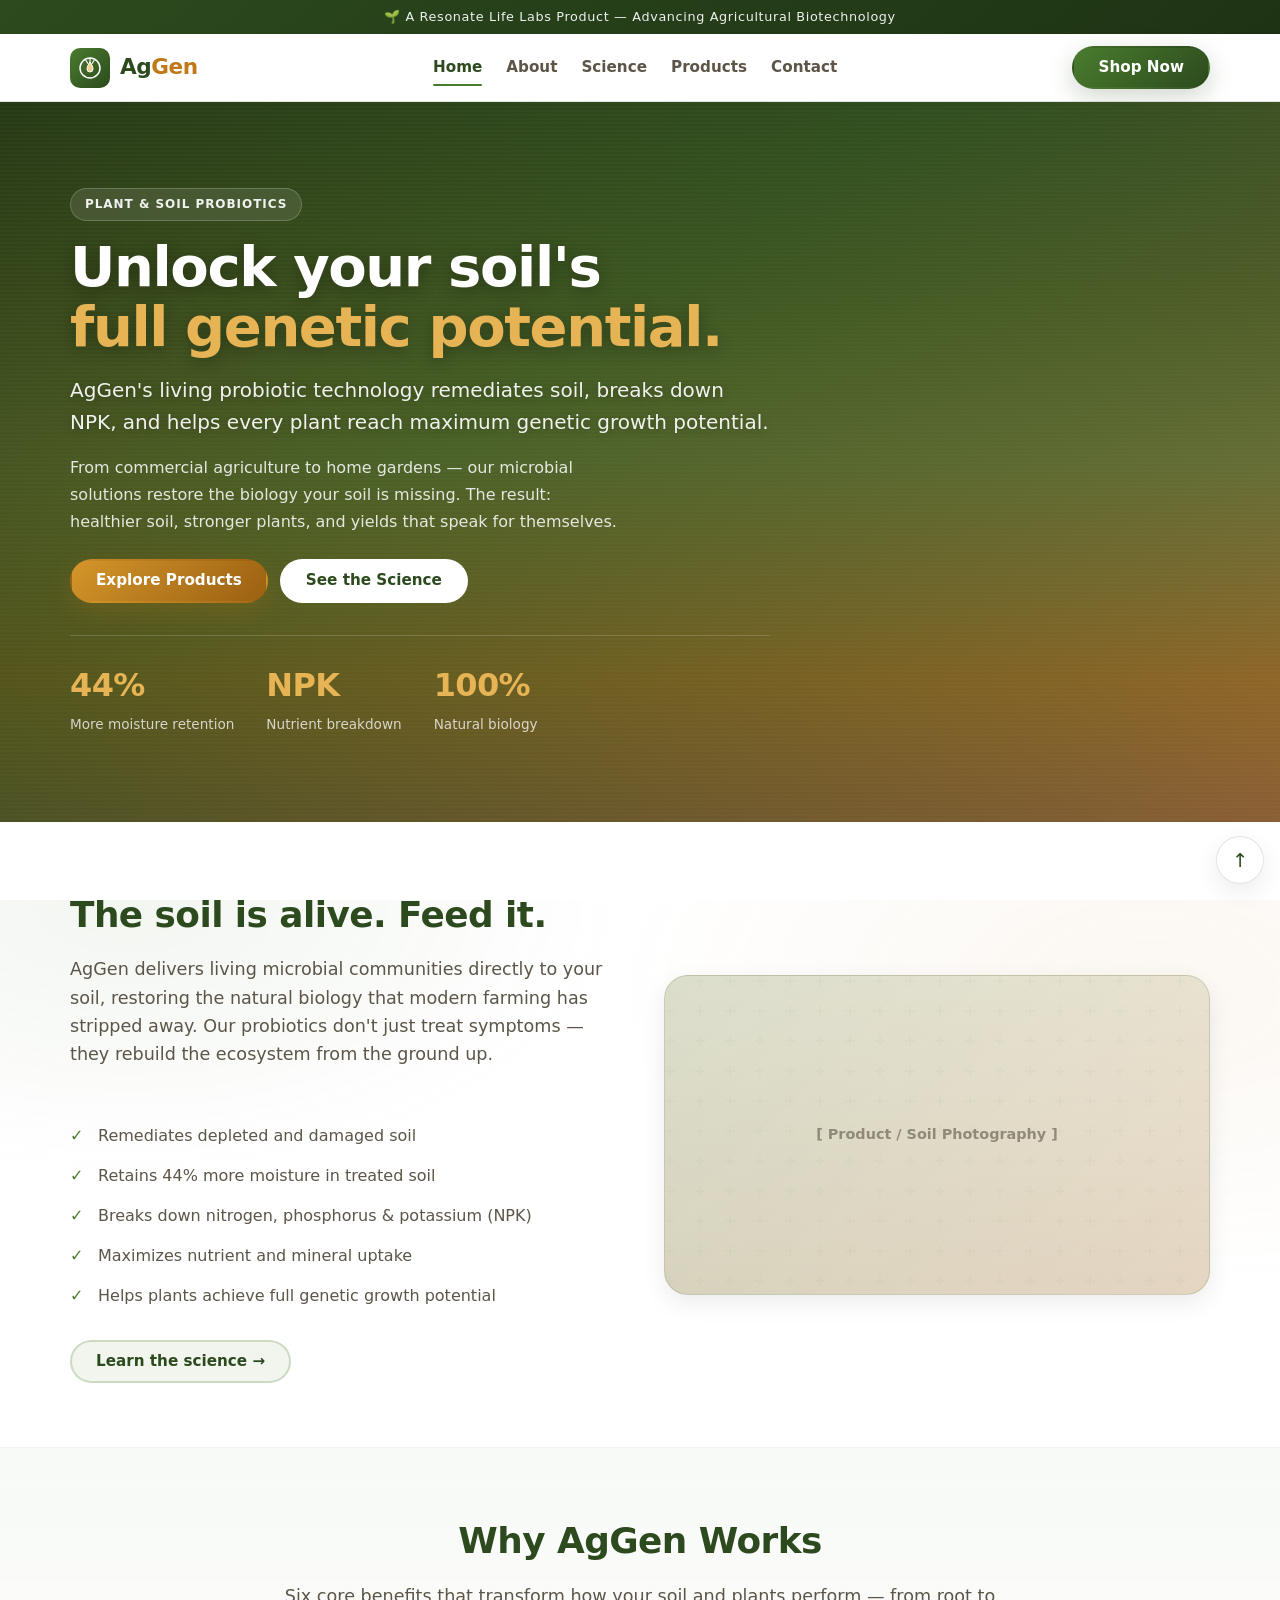
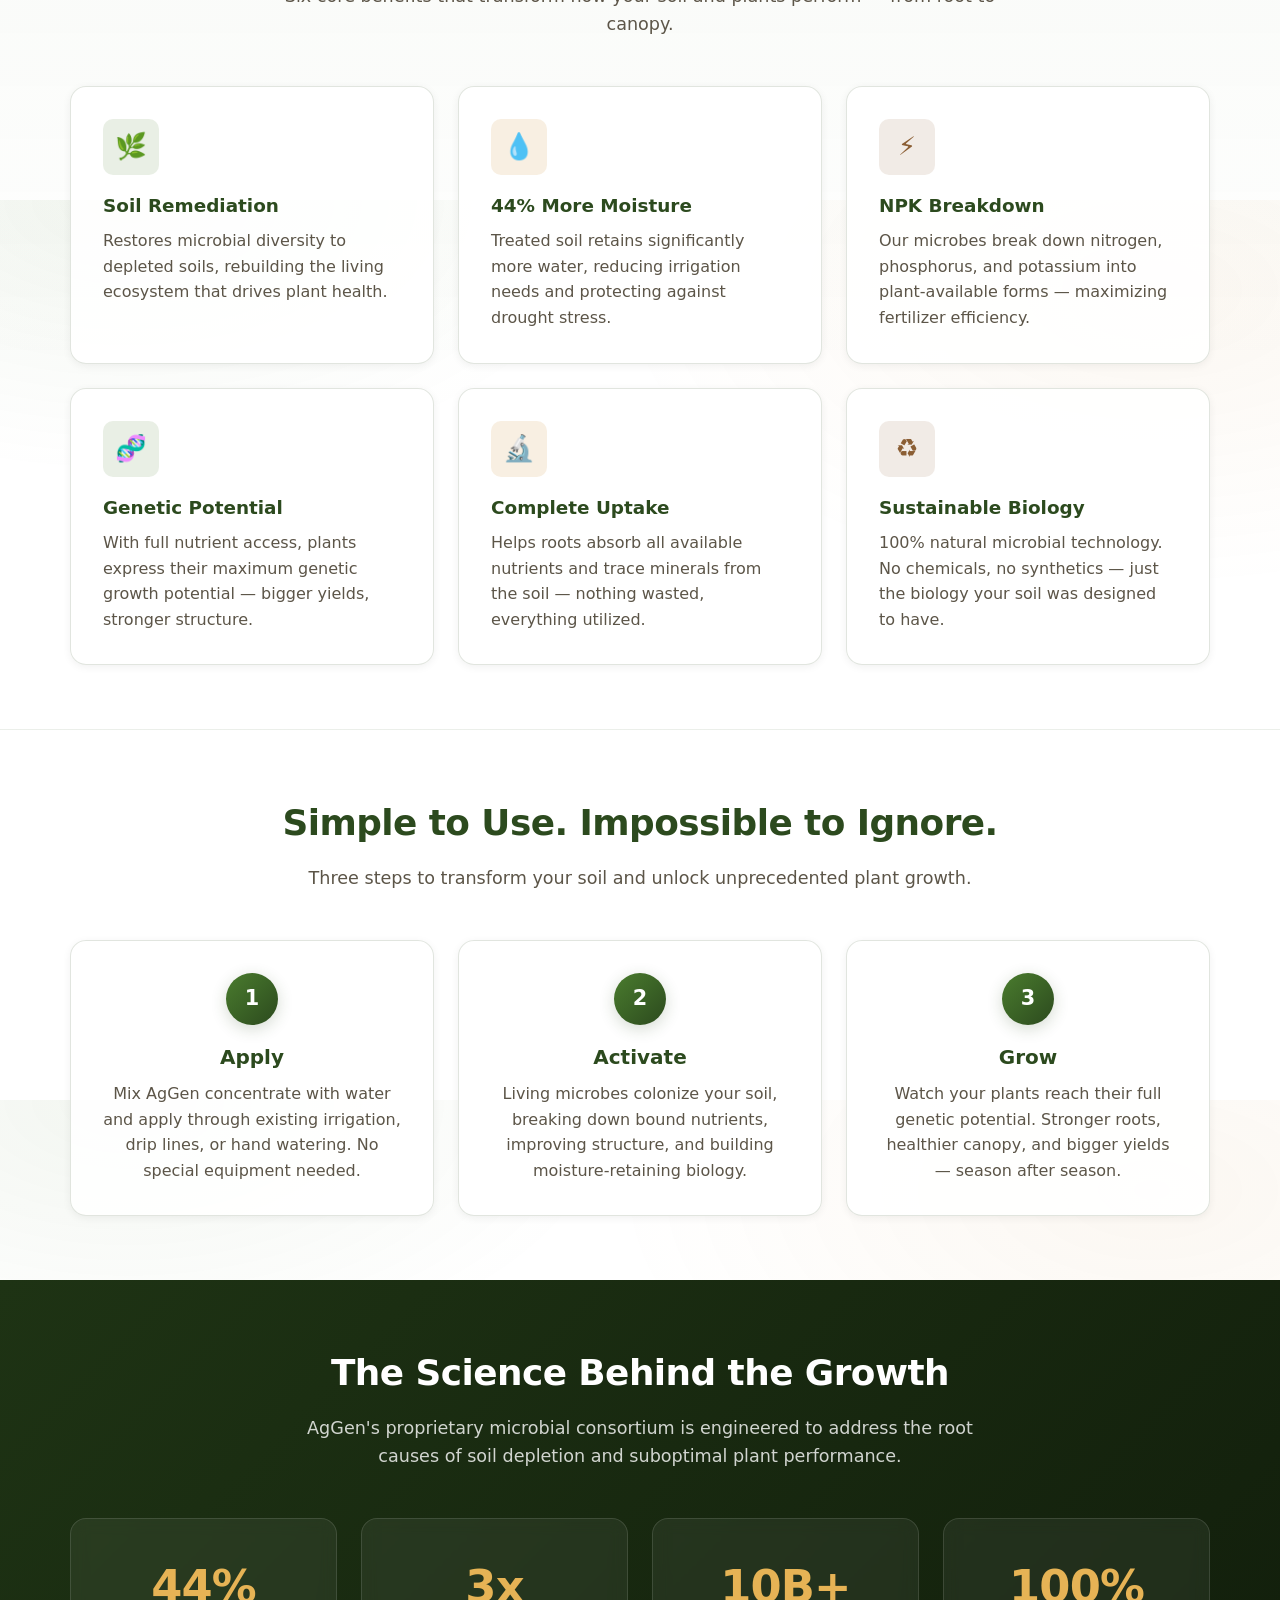
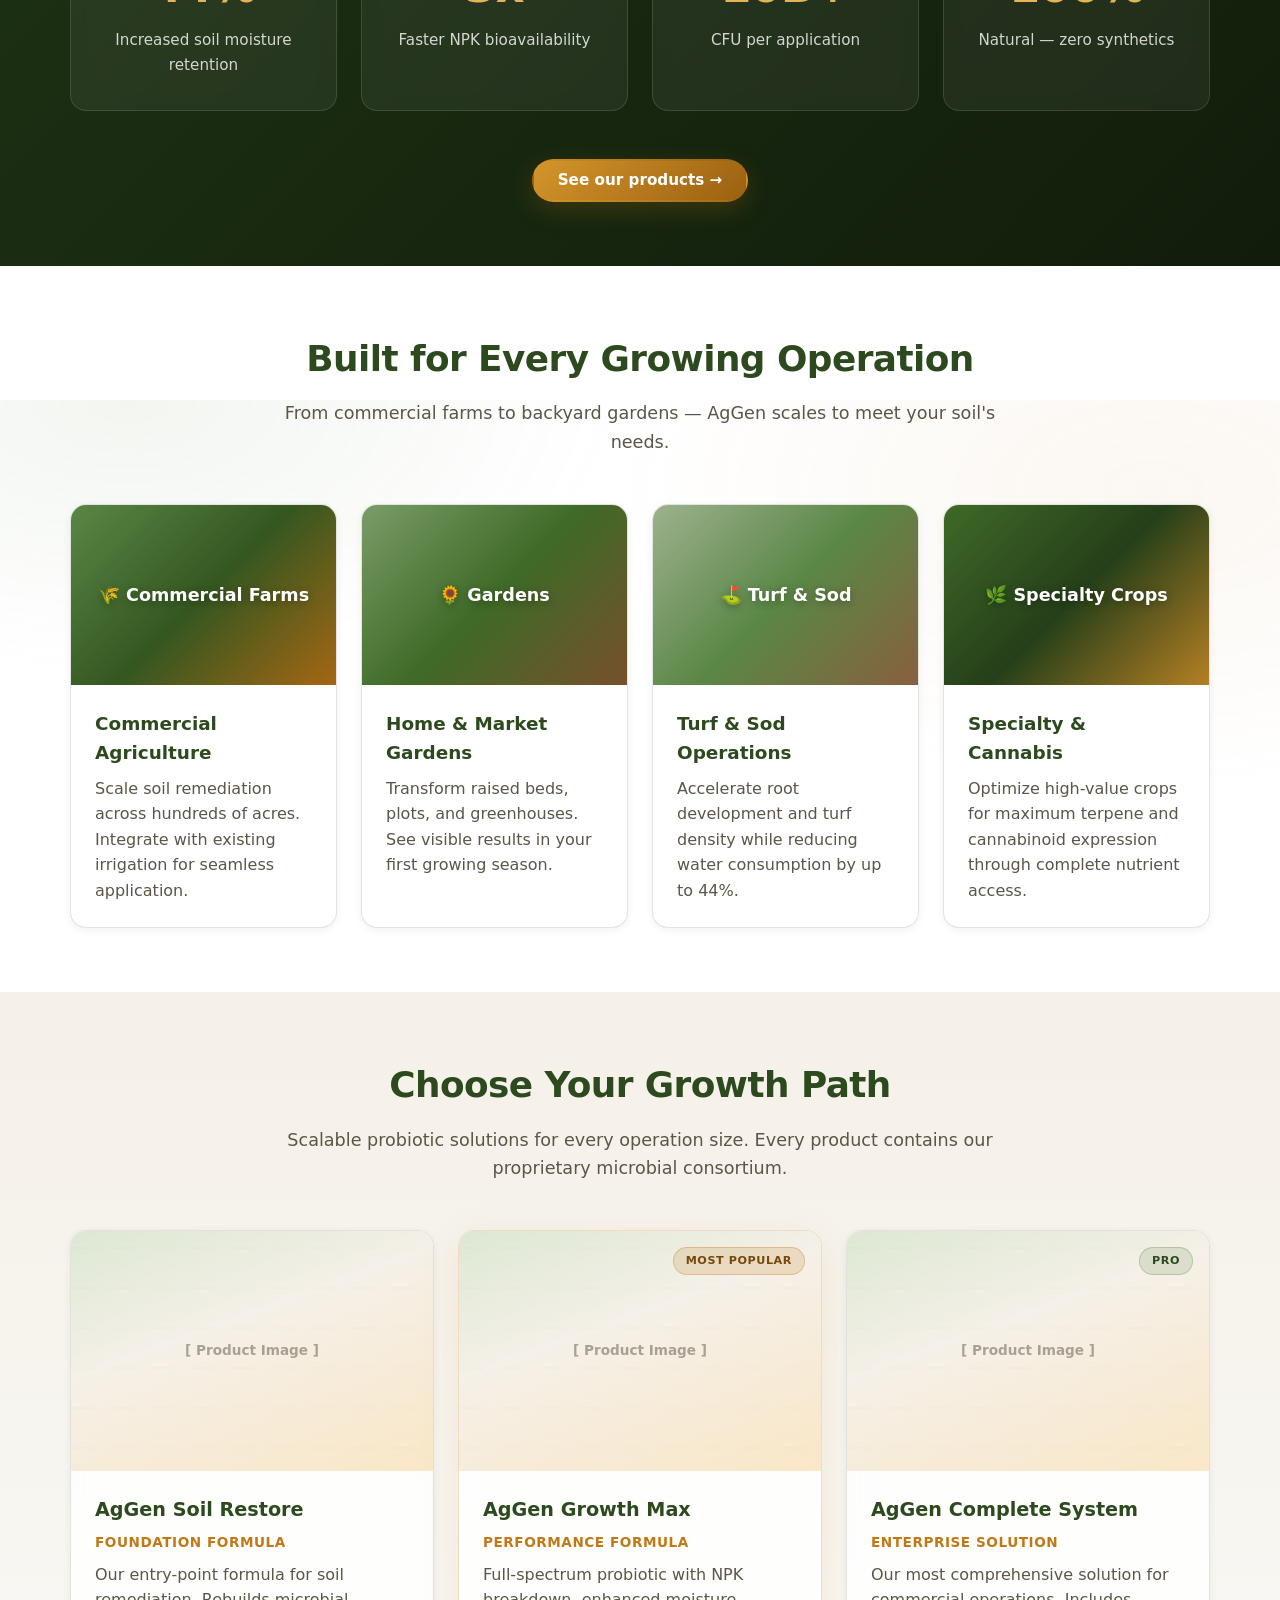
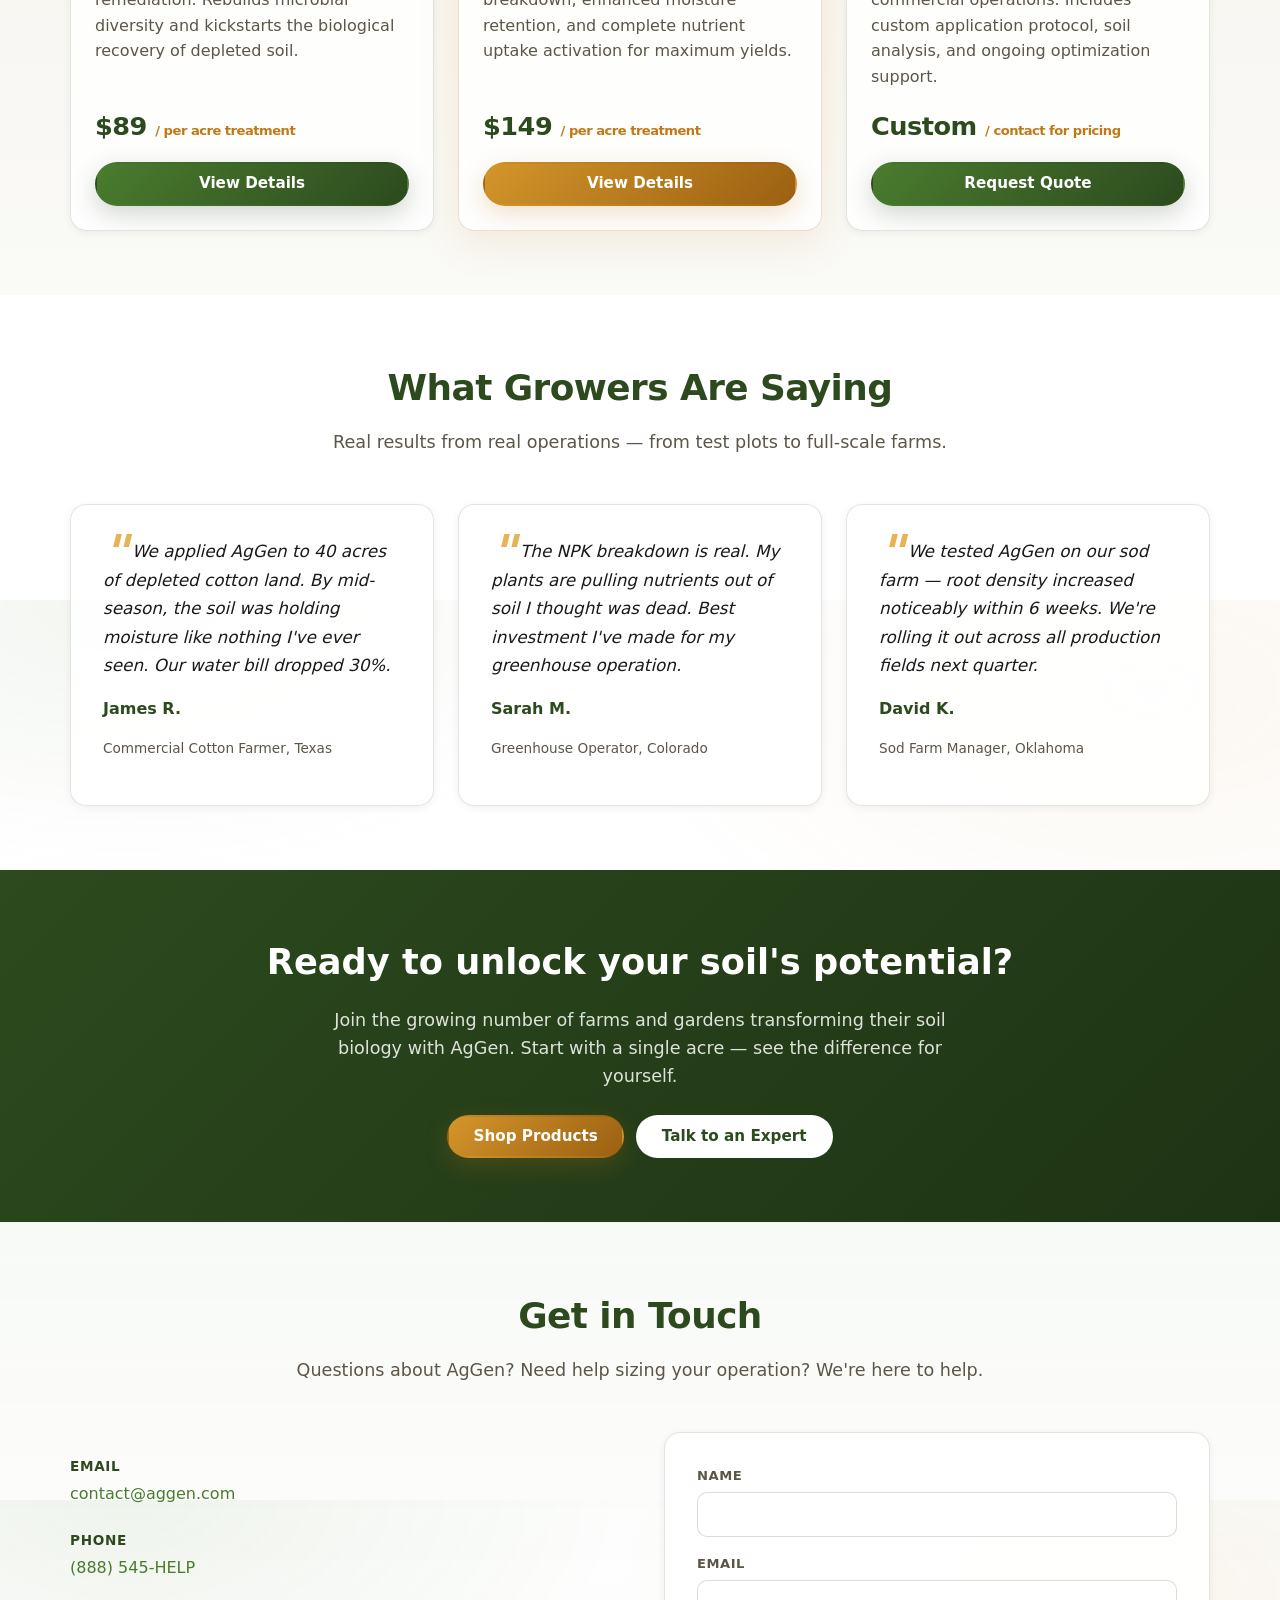
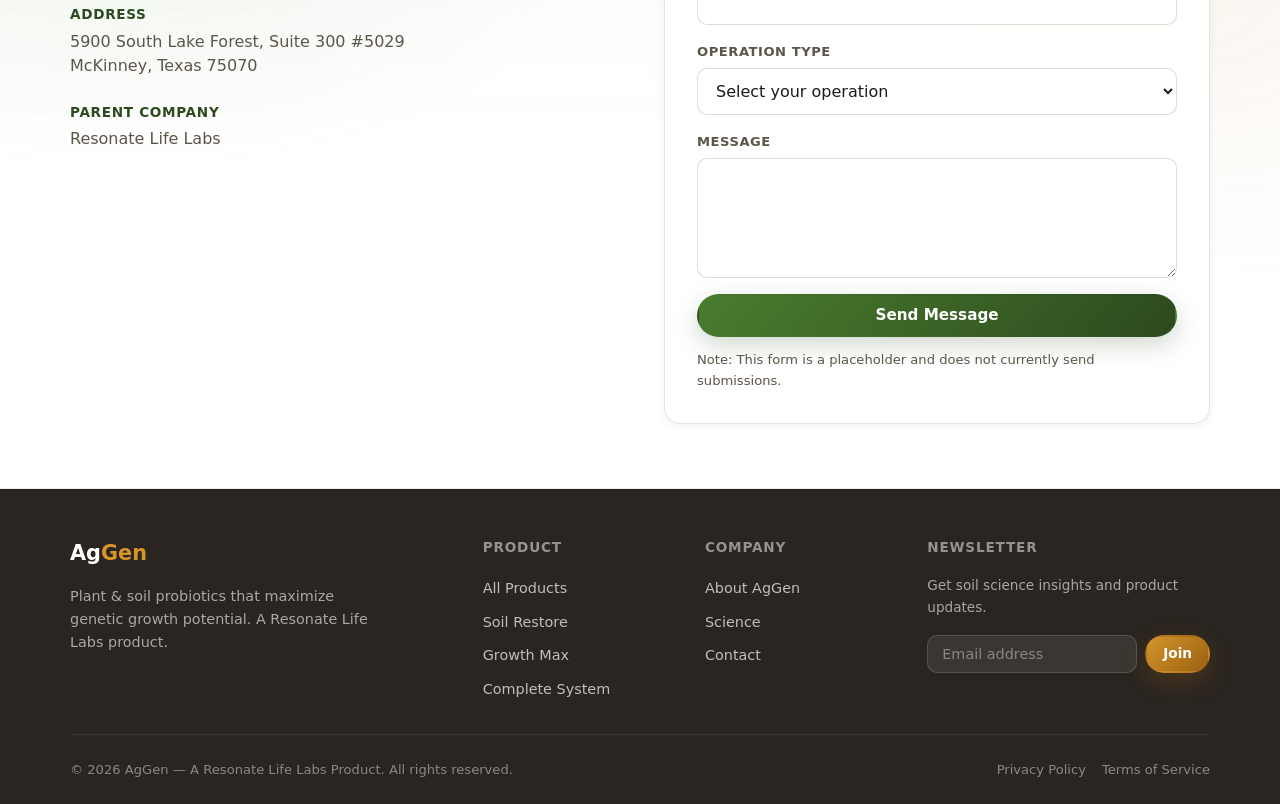
<file: index.html>
<!DOCTYPE html>
<html lang="en">
<head>
  <meta charset="UTF-8">
  <meta name="viewport" content="width=device-width, initial-scale=1.0">

  <title>AgGen — Plant &amp; Soil Probiotics | Maximize Genetic Growth Potential</title>
  <meta name="description" content="AgGen plant and soil probiotics remediate soil, retain 44% more moisture, break down NPK, and help plants uptake all nutrients to maximize genetic growth potential. A Resonate Life Labs product.">
  <meta name="keywords" content="plant probiotics, soil probiotics, soil remediation, NPK breakdown, plant growth, soil moisture retention, agricultural probiotics, soil health, Resonate Life Labs, AgGen">
  <meta name="theme-color" content="#2C4A1E">
  <meta name="robots" content="index, follow">
  <link rel="canonical" href="https://aggen.com/">

  <!-- Open Graph -->
  <meta property="og:title" content="AgGen — Plant &amp; Soil Probiotics | Maximize Genetic Growth Potential">
  <meta property="og:description" content="Plant and soil probiotics that remediate soil, retain 44% more moisture, and help plants maximize their genetic growth potential.">
  <meta property="og:url" content="https://aggen.com/">
  <meta property="og:type" content="website">
  <meta property="og:site_name" content="AgGen by Resonate Life Labs">
  <meta property="og:image" content="https://aggen.com/images/og-image.svg">

  <!-- Twitter Card -->
  <meta name="twitter:card" content="summary_large_image">
  <meta name="twitter:title" content="AgGen — Plant &amp; Soil Probiotics">
  <meta name="twitter:description" content="Maximize genetic growth potential with plant and soil probiotics that remediate soil, retain moisture, and break down NPK.">
  <meta name="twitter:image" content="https://aggen.com/images/og-image.svg">

  <!-- Structured Data: Organization -->
  <script type="application/ld+json">
  {
    "@context": "https://schema.org",
    "@type": "Organization",
    "name": "AgGen",
    "url": "https://aggen.com/",
    "description": "AgGen plant and soil probiotics maximize plant growth, remediate soil, and help plants reach their full genetic potential. A Resonate Life Labs product.",
    "parentOrganization": {
      "@type": "Organization",
      "name": "Resonate Life Labs"
    },
    "contactPoint": {
      "@type": "ContactPoint",
      "contactType": "sales",
      "email": "contact@aggen.com",
      "url": "https://aggen.com/#contact"
    }
  }
  </script>

  <!-- Structured Data: WebSite -->
  <script type="application/ld+json">
  {
    "@context": "https://schema.org",
    "@type": "WebSite",
    "name": "AgGen",
    "url": "https://aggen.com/"
  }
  </script>

  <!-- Structured Data: Product -->
  <script type="application/ld+json">
  {
    "@context": "https://schema.org",
    "@type": "Product",
    "name": "AgGen Complete System",
    "description": "Full-spectrum plant and soil probiotic system for maximum growth potential. Includes soil remediation, NPK breakdown, and moisture retention technology.",
    "brand": {
      "@type": "Brand",
      "name": "AgGen"
    },
    "offers": {
      "@type": "Offer",
      "priceCurrency": "USD",
      "availability": "https://schema.org/PreOrder",
      "url": "https://aggen.com/products.html"
    }
  }
  </script>

  <!-- Performance -->
  <link rel="preload" href="./css/styles.css" as="style">
  <link rel="stylesheet" href="./css/styles.css">
</head>
<body>
  <a class="skip-link" href="#main">Skip to content</a>

  <!-- Top Banner -->
  <div class="top-banner" role="banner" aria-label="Company notice">
    <span>🌱 A Resonate Life Labs Product — Advancing Agricultural Biotechnology</span>
  </div>

  <!-- Header -->
  <header class="site-header" id="header">
    <div class="container site-header__inner">
      <a class="brand" href="./" aria-label="AgGen home">
        <div class="brand__icon" aria-hidden="true">
          <svg width="24" height="24" viewBox="0 0 24 24" fill="none" xmlns="http://www.w3.org/2000/svg">
            <path d="M12 2C6.5 2 2 6.5 2 12s4.5 10 10 10 10-4.5 10-10S17.5 2 12 2z" fill="none" stroke="#fff" stroke-width="1.5"/>
            <path d="M12 6c-2 3-3 5-3 7a3 3 0 006 0c0-2-1-4-3-7z" fill="#F2CF8F" stroke="#fff" stroke-width="1"/>
            <path d="M12 2v4M8 4.5l2 3M16 4.5l-2 3" stroke="#fff" stroke-width="1.2" stroke-linecap="round"/>
          </svg>
        </div>
        <div class="brand__text">Ag<span>Gen</span></div>
      </a>

      <button class="menu-btn" type="button" aria-label="Open menu" aria-expanded="false" data-menu-toggle>
        <span class="menu-btn__bar" aria-hidden="true"></span>
        <span class="menu-btn__bar" aria-hidden="true"></span>
        <span class="menu-btn__bar" aria-hidden="true"></span>
      </button>

      <nav class="nav" aria-label="Primary" data-nav>
        <a class="nav__link nav__link--active" href="#main">Home</a>
        <a class="nav__link" href="#about">About</a>
        <a class="nav__link" href="#science">Science</a>
        <a class="nav__link" href="#products">Products</a>
        <a class="nav__link" href="#contact">Contact</a>
      </nav>

      <div class="header-actions">
        <a class="btn btn--primary btn--shop" href="./products.html">Shop Now</a>
      </div>
    </div>
  </header>

  <!-- Main Content -->
  <main id="main" role="main">

    <!-- ======================== HERO ======================== -->
    <section class="hero" aria-label="Hero">
      <div class="container hero__grid">
        <div class="hero__content">
          <div class="hero__badge">Plant &amp; Soil Probiotics</div>
          <h1 class="hero__title">
            Unlock your soil's<br><em>full genetic potential.</em>
          </h1>
          <p class="hero__subtitle">
            AgGen's living probiotic technology remediates soil, breaks down NPK, and helps every plant reach maximum genetic growth potential.
          </p>
          <p class="hero__description">
            From commercial agriculture to home gardens — our microbial solutions restore the biology your soil is missing. The result: healthier soil, stronger plants, and yields that speak for themselves.
          </p>
          <div class="hero__cta">
            <a class="btn btn--amber" href="#products">Explore Products</a>
            <a class="btn btn--ghost" href="#science">See the Science</a>
          </div>
          <div class="hero__stats">
            <div>
              <span class="hero__stat-value">44%</span>
              <span class="hero__stat-label">More moisture retention</span>
            </div>
            <div>
              <span class="hero__stat-value">NPK</span>
              <span class="hero__stat-label">Nutrient breakdown</span>
            </div>
            <div>
              <span class="hero__stat-value">100%</span>
              <span class="hero__stat-label">Natural biology</span>
            </div>
          </div>
        </div>
      </div>
    </section>

    <!-- ======================== ABOUT / INTRO ======================== -->
    <section id="about" class="section" aria-label="About AgGen" data-reveal>
      <div class="container">
        <div class="split">
          <div class="split__content">
            <div class="section__header">
              <h2 class="section__title">The soil is alive. Feed it.</h2>
              <p class="section__subtitle">
                AgGen delivers living microbial communities directly to your soil, restoring the natural biology that modern farming has stripped away. Our probiotics don't just treat symptoms — they rebuild the ecosystem from the ground up.
              </p>
            </div>
            <ul class="check-list">
              <li>Remediates depleted and damaged soil</li>
              <li>Retains 44% more moisture in treated soil</li>
              <li>Breaks down nitrogen, phosphorus &amp; potassium (NPK)</li>
              <li>Maximizes nutrient and mineral uptake</li>
              <li>Helps plants achieve full genetic growth potential</li>
            </ul>
            <a class="btn btn--secondary" href="#science">Learn the science →</a>
          </div>
          <div class="split__media" aria-label="Healthy soil and root system">
            <span class="split__placeholder-text">[ Product / Soil Photography ]</span>
          </div>
        </div>
      </div>
    </section>

    <!-- ======================== FEATURES / BENEFITS ======================== -->
    <section id="benefits" class="section section--alt" aria-label="Key Benefits" data-reveal>
      <div class="container">
        <div class="section__header">
          <h2 class="section__title">Why AgGen Works</h2>
          <p class="section__subtitle">Six core benefits that transform how your soil and plants perform — from root to canopy.</p>
        </div>

        <div class="features-grid">
          <article class="feature-card">
            <div class="feature-card__icon feature-card__icon--green" aria-hidden="true">🌿</div>
            <h3 class="feature-card__title">Soil Remediation</h3>
            <p class="feature-card__text">Restores microbial diversity to depleted soils, rebuilding the living ecosystem that drives plant health.</p>
          </article>

          <article class="feature-card">
            <div class="feature-card__icon feature-card__icon--amber" aria-hidden="true">💧</div>
            <h3 class="feature-card__title">44% More Moisture</h3>
            <p class="feature-card__text">Treated soil retains significantly more water, reducing irrigation needs and protecting against drought stress.</p>
          </article>

          <article class="feature-card">
            <div class="feature-card__icon feature-card__icon--earth" aria-hidden="true">⚡</div>
            <h3 class="feature-card__title">NPK Breakdown</h3>
            <p class="feature-card__text">Our microbes break down nitrogen, phosphorus, and potassium into plant-available forms — maximizing fertilizer efficiency.</p>
          </article>

          <article class="feature-card">
            <div class="feature-card__icon feature-card__icon--green" aria-hidden="true">🧬</div>
            <h3 class="feature-card__title">Genetic Potential</h3>
            <p class="feature-card__text">With full nutrient access, plants express their maximum genetic growth potential — bigger yields, stronger structure.</p>
          </article>

          <article class="feature-card">
            <div class="feature-card__icon feature-card__icon--amber" aria-hidden="true">🔬</div>
            <h3 class="feature-card__title">Complete Uptake</h3>
            <p class="feature-card__text">Helps roots absorb all available nutrients and trace minerals from the soil — nothing wasted, everything utilized.</p>
          </article>

          <article class="feature-card">
            <div class="feature-card__icon feature-card__icon--earth" aria-hidden="true">♻️</div>
            <h3 class="feature-card__title">Sustainable Biology</h3>
            <p class="feature-card__text">100% natural microbial technology. No chemicals, no synthetics — just the biology your soil was designed to have.</p>
          </article>
        </div>
      </div>
    </section>

    <!-- ======================== HOW IT WORKS ======================== -->
    <section id="how-it-works" class="section" aria-label="How it works" data-reveal>
      <div class="container">
        <div class="section__header">
          <h2 class="section__title">Simple to Use. Impossible to Ignore.</h2>
          <p class="section__subtitle">Three steps to transform your soil and unlock unprecedented plant growth.</p>
        </div>

        <div class="steps-grid">
          <article class="step-card">
            <div class="step-card__number">1</div>
            <h3 class="step-card__title">Apply</h3>
            <p class="step-card__text">Mix AgGen concentrate with water and apply through existing irrigation, drip lines, or hand watering. No special equipment needed.</p>
          </article>

          <article class="step-card">
            <div class="step-card__number">2</div>
            <h3 class="step-card__title">Activate</h3>
            <p class="step-card__text">Living microbes colonize your soil, breaking down bound nutrients, improving structure, and building moisture-retaining biology.</p>
          </article>

          <article class="step-card">
            <div class="step-card__number">3</div>
            <h3 class="step-card__title">Grow</h3>
            <p class="step-card__text">Watch your plants reach their full genetic potential. Stronger roots, healthier canopy, and bigger yields — season after season.</p>
          </article>
        </div>
      </div>
    </section>

    <!-- ======================== SCIENCE / STATS ======================== -->
    <section id="science" class="section section--dark" aria-label="The Science" data-reveal>
      <div class="container">
        <div class="section__header">
          <h2 class="section__title">The Science Behind the Growth</h2>
          <p class="section__subtitle">AgGen's proprietary microbial consortium is engineered to address the root causes of soil depletion and suboptimal plant performance.</p>
        </div>

        <div class="stats-grid">
          <article class="stat-card">
            <span class="stat-card__value">44%</span>
            <span class="stat-card__label">Increased soil moisture retention</span>
          </article>

          <article class="stat-card">
            <span class="stat-card__value">3x</span>
            <span class="stat-card__label">Faster NPK bioavailability</span>
          </article>

          <article class="stat-card">
            <span class="stat-card__value">10B+</span>
            <span class="stat-card__label">CFU per application</span>
          </article>

          <article class="stat-card">
            <span class="stat-card__value">100%</span>
            <span class="stat-card__label">Natural — zero synthetics</span>
          </article>
        </div>

        <div style="text-align: center; margin-top: var(--space-6);">
          <a class="btn btn--amber" href="#products">See our products →</a>
        </div>
      </div>
    </section>

    <!-- ======================== APPLICATIONS ======================== -->
    <section id="applications" class="section" aria-label="Applications" data-reveal>
      <div class="container">
        <div class="section__header">
          <h2 class="section__title">Built for Every Growing Operation</h2>
          <p class="section__subtitle">From commercial farms to backyard gardens — AgGen scales to meet your soil's needs.</p>
        </div>

        <div class="applications-grid">
          <article class="application-card">
            <div class="application-card__media application-card__media--farm">
              <div class="application-card__media-overlay">
                <span class="application-card__media-text">🌾 Commercial Farms</span>
              </div>
            </div>
            <div class="application-card__body">
              <h3 class="application-card__title">Commercial Agriculture</h3>
              <p class="application-card__text">Scale soil remediation across hundreds of acres. Integrate with existing irrigation for seamless application.</p>
            </div>
          </article>

          <article class="application-card">
            <div class="application-card__media application-card__media--garden">
              <div class="application-card__media-overlay">
                <span class="application-card__media-text">🌻 Gardens</span>
              </div>
            </div>
            <div class="application-card__body">
              <h3 class="application-card__title">Home &amp; Market Gardens</h3>
              <p class="application-card__text">Transform raised beds, plots, and greenhouses. See visible results in your first growing season.</p>
            </div>
          </article>

          <article class="application-card">
            <div class="application-card__media application-card__media--turf">
              <div class="application-card__media-overlay">
                <span class="application-card__media-text">⛳ Turf &amp; Sod</span>
              </div>
            </div>
            <div class="application-card__body">
              <h3 class="application-card__title">Turf &amp; Sod Operations</h3>
              <p class="application-card__text">Accelerate root development and turf density while reducing water consumption by up to 44%.</p>
            </div>
          </article>

          <article class="application-card">
            <div class="application-card__media application-card__media--cannabis">
              <div class="application-card__media-overlay">
                <span class="application-card__media-text">🌿 Specialty Crops</span>
              </div>
            </div>
            <div class="application-card__body">
              <h3 class="application-card__title">Specialty &amp; Cannabis</h3>
              <p class="application-card__text">Optimize high-value crops for maximum terpene and cannabinoid expression through complete nutrient access.</p>
            </div>
          </article>
        </div>
      </div>
    </section>

    <!-- ======================== PRODUCTS TEASER ======================== -->
    <section id="products" class="section section--earth" aria-label="Products" data-reveal>
      <div class="container">
        <div class="section__header">
          <h2 class="section__title">Choose Your Growth Path</h2>
          <p class="section__subtitle">Scalable probiotic solutions for every operation size. Every product contains our proprietary microbial consortium.</p>
        </div>

        <div class="products-grid">
          <!-- Product 1: Soil Restore -->
          <article class="product-card">
            <div class="product-card__media">
              <span class="product-card__media-label">[ Product Image ]</span>
            </div>
            <div class="product-card__body">
              <h3 class="product-card__title">AgGen Soil Restore</h3>
              <p class="product-card__subtitle">Foundation Formula</p>
              <p class="product-card__text">Our entry-point formula for soil remediation. Rebuilds microbial diversity and kickstarts the biological recovery of depleted soil.</p>
              <div class="product-card__price">
                $89 <span class="product-card__price-note">/ per acre treatment</span>
              </div>
              <div class="shopify-buy-button" data-product-id="PRODUCT_ID" data-product-name="AgGen Soil Restore">
                <a class="btn btn--primary btn--full" href="./products.html#soil-restore">View Details</a>
              </div>
            </div>
          </article>

          <!-- Product 2: Growth Max -->
          <article class="product-card product-card--featured">
            <div class="product-card__badge product-card__badge--popular">Most Popular</div>
            <div class="product-card__media">
              <span class="product-card__media-label">[ Product Image ]</span>
            </div>
            <div class="product-card__body">
              <h3 class="product-card__title">AgGen Growth Max</h3>
              <p class="product-card__subtitle">Performance Formula</p>
              <p class="product-card__text">Full-spectrum probiotic with NPK breakdown, enhanced moisture retention, and complete nutrient uptake activation for maximum yields.</p>
              <div class="product-card__price">
                $149 <span class="product-card__price-note">/ per acre treatment</span>
              </div>
              <div class="shopify-buy-button" data-product-id="PRODUCT_ID" data-product-name="AgGen Growth Max">
                <a class="btn btn--amber btn--full" href="./products.html#growth-max">View Details</a>
              </div>
            </div>
          </article>

          <!-- Product 3: Complete System -->
          <article class="product-card">
            <div class="product-card__badge product-card__badge--pro">Pro</div>
            <div class="product-card__media">
              <span class="product-card__media-label">[ Product Image ]</span>
            </div>
            <div class="product-card__body">
              <h3 class="product-card__title">AgGen Complete System</h3>
              <p class="product-card__subtitle">Enterprise Solution</p>
              <p class="product-card__text">Our most comprehensive solution for commercial operations. Includes custom application protocol, soil analysis, and ongoing optimization support.</p>
              <div class="product-card__price">
                Custom <span class="product-card__price-note">/ contact for pricing</span>
              </div>
              <div class="shopify-buy-button" data-product-id="PRODUCT_ID" data-product-name="AgGen Complete System">
                <a class="btn btn--primary btn--full" href="#contact">Request Quote</a>
              </div>
            </div>
          </article>
        </div>
      </div>
    </section>

    <!-- ======================== TESTIMONIALS ======================== -->
    <section id="testimonials" class="section" aria-label="Testimonials" data-reveal>
      <div class="container">
        <div class="section__header">
          <h2 class="section__title">What Growers Are Saying</h2>
          <p class="section__subtitle">Real results from real operations — from test plots to full-scale farms.</p>
        </div>

        <div class="testimonials-grid">
          <article class="testimonial-card">
            <p class="testimonial-card__quote">We applied AgGen to 40 acres of depleted cotton land. By mid-season, the soil was holding moisture like nothing I've ever seen. Our water bill dropped 30%.</p>
            <p class="testimonial-card__author">James R.</p>
            <p class="testimonial-card__role">Commercial Cotton Farmer, Texas</p>
          </article>

          <article class="testimonial-card">
            <p class="testimonial-card__quote">The NPK breakdown is real. My plants are pulling nutrients out of soil I thought was dead. Best investment I've made for my greenhouse operation.</p>
            <p class="testimonial-card__author">Sarah M.</p>
            <p class="testimonial-card__role">Greenhouse Operator, Colorado</p>
          </article>

          <article class="testimonial-card">
            <p class="testimonial-card__quote">We tested AgGen on our sod farm — root density increased noticeably within 6 weeks. We're rolling it out across all production fields next quarter.</p>
            <p class="testimonial-card__author">David K.</p>
            <p class="testimonial-card__role">Sod Farm Manager, Oklahoma</p>
          </article>
        </div>
      </div>
    </section>

    <!-- ======================== CTA BANNER ======================== -->
    <section class="cta-banner" aria-label="Call to action" data-reveal>
      <div class="container">
        <h2 class="cta-banner__title">Ready to unlock your soil's potential?</h2>
        <p class="cta-banner__text">Join the growing number of farms and gardens transforming their soil biology with AgGen. Start with a single acre — see the difference for yourself.</p>
        <div class="cta-banner__actions">
          <a class="btn btn--amber" href="./products.html">Shop Products</a>
          <a class="btn btn--ghost" href="#contact">Talk to an Expert</a>
        </div>
      </div>
    </section>

    <!-- ======================== CONTACT ======================== -->
    <section id="contact" class="section section--alt" aria-label="Contact" data-reveal>
      <div class="container">
        <div class="section__header">
          <h2 class="section__title">Get in Touch</h2>
          <p class="section__subtitle">Questions about AgGen? Need help sizing your operation? We're here to help.</p>
        </div>

        <div class="contact-grid">
          <div>
            <div class="contact-info">
              <dl>
                <div>
                  <dt>Email</dt>
                  <dd><a href="mailto:contact@aggen.com">contact@aggen.com</a></dd>
                </div>
                <div>
                  <dt>Phone</dt>
                  <dd><a href="tel:+18885454357">(888) 545-HELP</a></dd>
                </div>
                <div>
                  <dt>Address</dt>
                  <dd>5900 South Lake Forest, Suite 300 #5029<br>McKinney, Texas 75070</dd>
                </div>
                <div>
                  <dt>Parent Company</dt>
                  <dd>Resonate Life Labs</dd>
                </div>
              </dl>
            </div>
          </div>

          <form class="form" action="#" method="post" aria-label="Contact form">
            <label class="field">
              <span class="field__label">Name</span>
              <input class="field__input" name="name" autocomplete="name" required>
            </label>

            <label class="field">
              <span class="field__label">Email</span>
              <input class="field__input" name="email" type="email" autocomplete="email" required>
            </label>

            <label class="field">
              <span class="field__label">Operation Type</span>
              <select class="field__input field__input--select" name="operation">
                <option value="">Select your operation</option>
                <option value="commercial-farm">Commercial Farm</option>
                <option value="garden">Home / Market Garden</option>
                <option value="turf-sod">Turf / Sod Operation</option>
                <option value="cannabis">Cannabis / Specialty Crop</option>
                <option value="greenhouse">Greenhouse / Indoor</option>
                <option value="other">Other</option>
              </select>
            </label>

            <label class="field">
              <span class="field__label">Message</span>
              <textarea class="field__input field__input--area" name="message" rows="4" required></textarea>
            </label>

            <button class="btn btn--primary btn--full" type="submit">Send Message</button>
            <p class="form__note">Note: This form is a placeholder and does not currently send submissions.</p>
          </form>
        </div>
      </div>
    </section>

  </main>

  <!-- Footer -->
  <footer class="site-footer" role="contentinfo">
    <div class="container">
      <div class="site-footer__grid">
        <div class="footer-brand">
          <div class="footer-brand__name">Ag<span>Gen</span></div>
          <p class="footer-brand__text">Plant &amp; soil probiotics that maximize genetic growth potential. A Resonate Life Labs product.</p>
        </div>

        <div class="footer-links">
          <div class="footer-links__title">Product</div>
          <ul>
            <li><a href="./products.html">All Products</a></li>
            <li><a href="./products.html#soil-restore">Soil Restore</a></li>
            <li><a href="./products.html#growth-max">Growth Max</a></li>
            <li><a href="./products.html#complete-system">Complete System</a></li>
          </ul>
        </div>

        <div class="footer-links">
          <div class="footer-links__title">Company</div>
          <ul>
            <li><a href="#about">About AgGen</a></li>
            <li><a href="#science">Science</a></li>
            <li><a href="#contact">Contact</a></li>
          </ul>
        </div>

        <div class="footer-links">
          <div class="footer-links__title">Newsletter</div>
          <p style="color: rgba(255,255,255,0.6); font-size: 0.85rem; margin-bottom: 12px;">Get soil science insights and product updates.</p>
          <form class="footer-signup" aria-label="Newsletter signup">
            <input class="footer-signup__input" type="email" name="email" placeholder="Email address" autocomplete="email">
            <button class="btn btn--amber" type="submit" style="padding: 10px 16px; font-size: 0.85rem;">Join</button>
          </form>
        </div>
      </div>

      <div class="site-footer__bottom">
        <p class="site-footer__copyright">© <span id="year"></span> AgGen — A Resonate Life Labs Product. All rights reserved.</p>
        <div class="site-footer__legal">
          <a href="#">Privacy Policy</a>
          <a href="#">Terms of Service</a>
        </div>
      </div>
    </div>
  </footer>

  <!-- Scroll to top -->
  <button class="scroll-top" type="button" aria-label="Scroll to top" data-scroll-top hidden>↑</button>

  <script src="./js/main.js" defer></script>
</body>
</html>
</file>
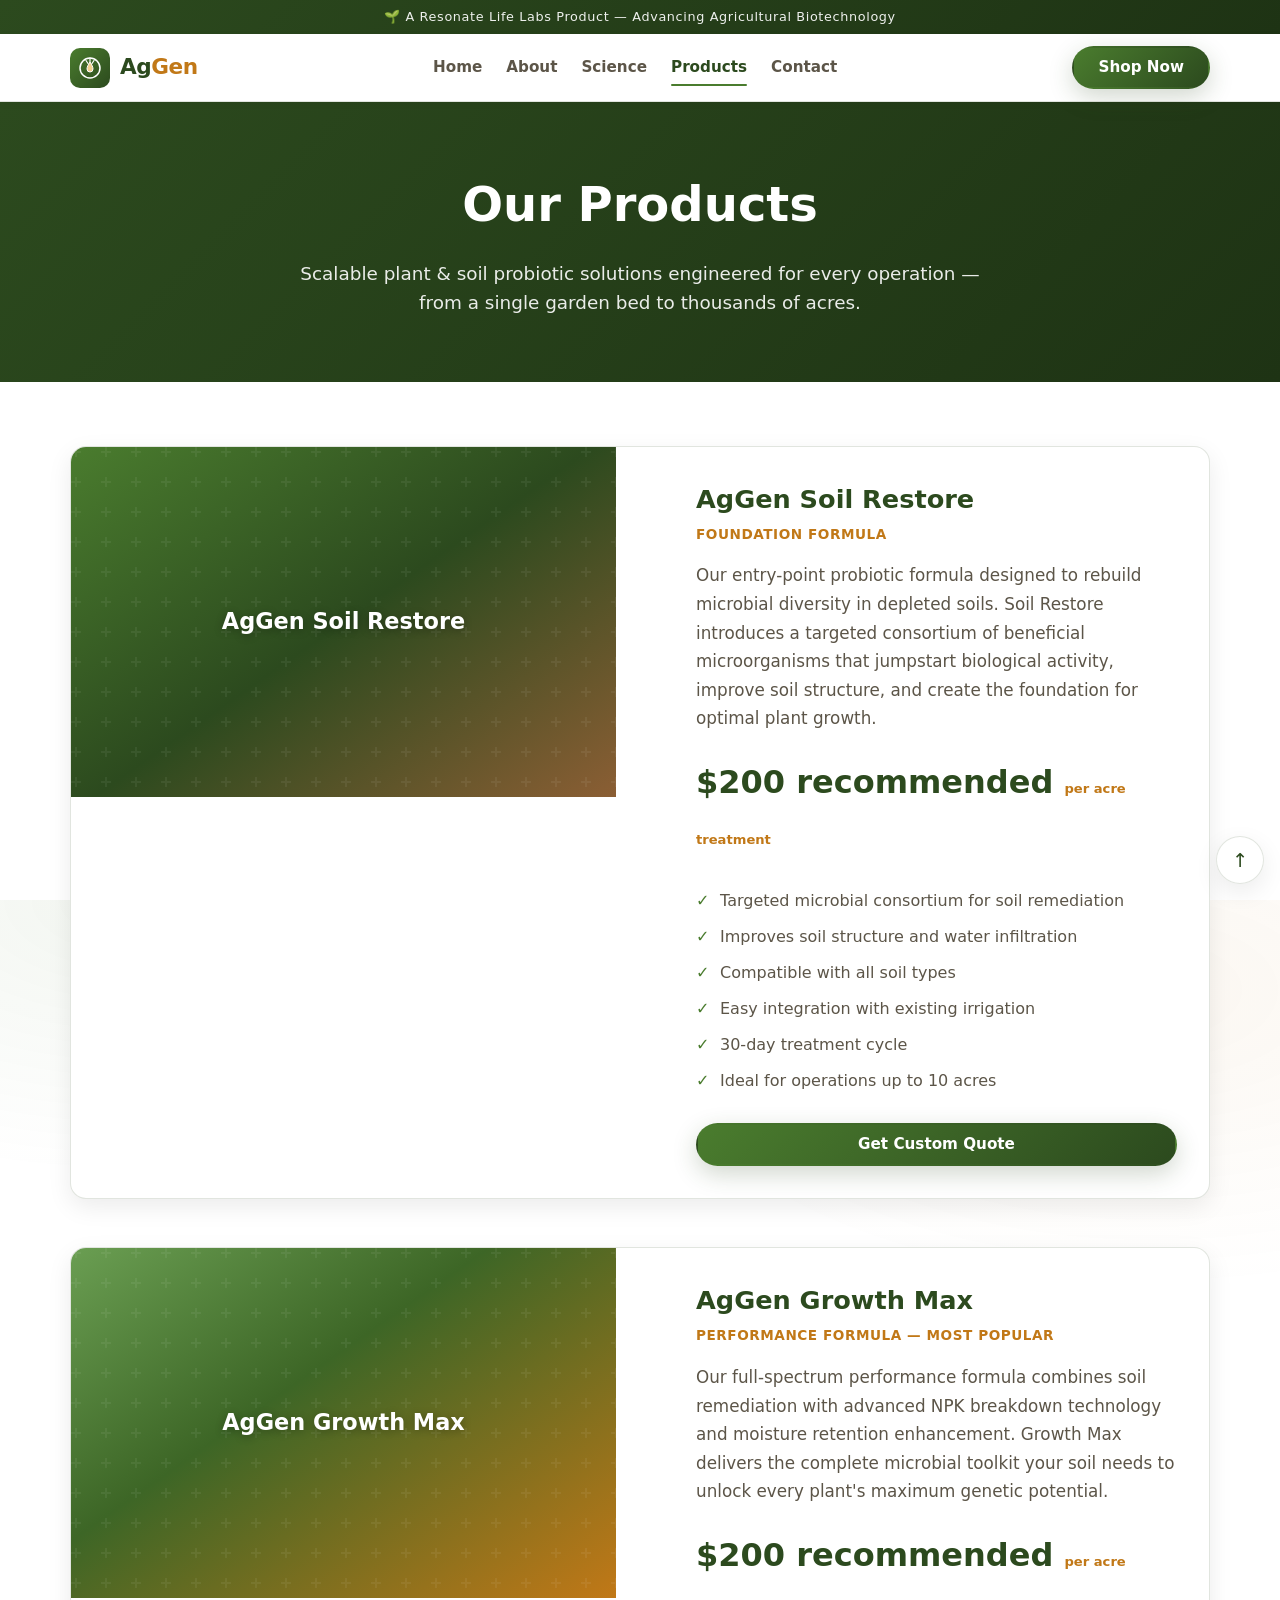
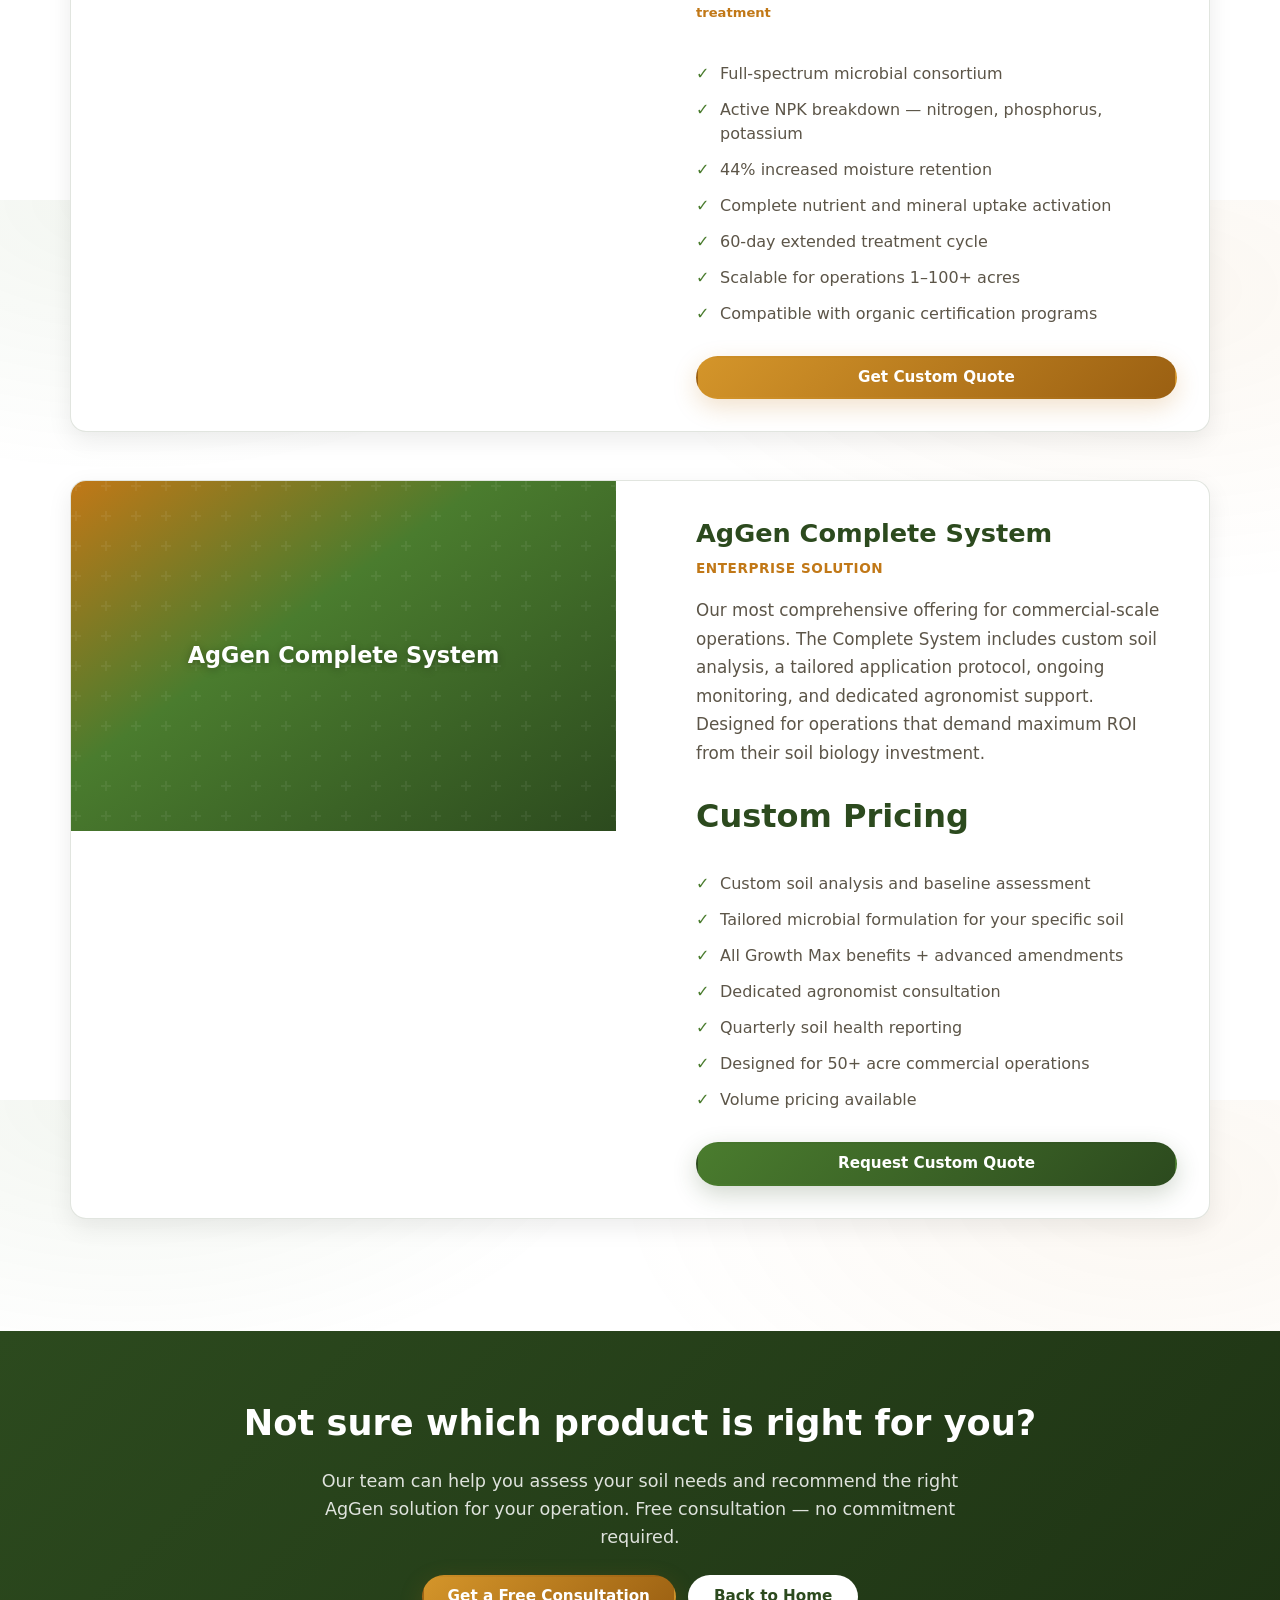
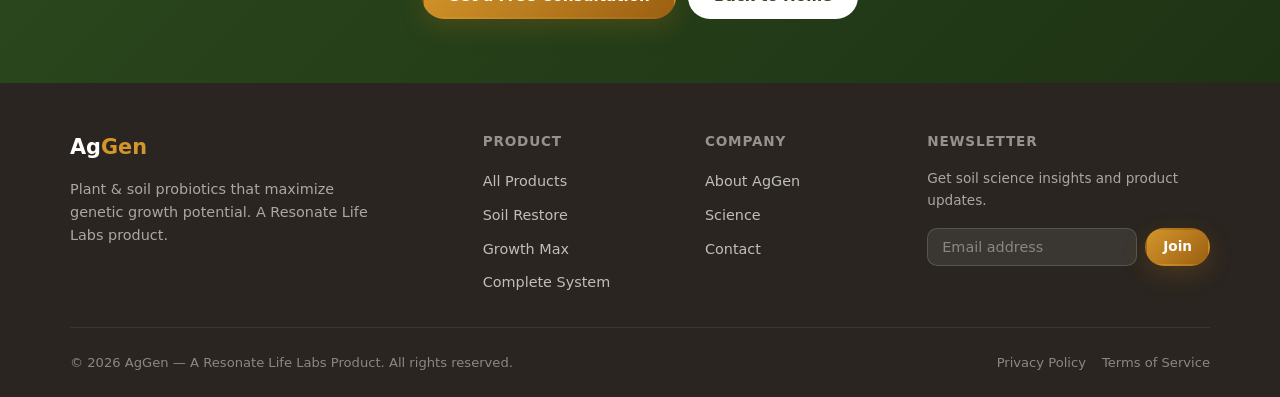
<file: products.html>
<!DOCTYPE html>
<html lang="en">
<head>
  <meta charset="UTF-8">
  <meta name="viewport" content="width=device-width, initial-scale=1.0">

  <title>Products — AgGen Plant &amp; Soil Probiotics</title>
  <meta name="description" content="Explore AgGen's plant and soil probiotic products. From Soil Restore to Growth Max and our Complete System — find the right solution for your operation.">
  <meta name="keywords" content="AgGen products, soil probiotics, plant probiotics, soil remediation, NPK breakdown, agricultural probiotics, buy soil probiotics">
  <meta name="theme-color" content="#2C4A1E">
  <meta name="robots" content="index, follow">
  <link rel="canonical" href="https://aggen.com/products.html">

  <!-- Open Graph -->
  <meta property="og:title" content="Products — AgGen Plant &amp; Soil Probiotics">
  <meta property="og:description" content="Explore AgGen's full line of plant and soil probiotics. Scalable solutions for every growing operation.">
  <meta property="og:url" content="https://aggen.com/products.html">
  <meta property="og:type" content="website">
  <meta property="og:site_name" content="AgGen by Resonate Life Labs">
  <meta property="og:image" content="https://aggen.com/images/og-image.svg">

  <!-- Twitter Card -->
  <meta name="twitter:card" content="summary_large_image">
  <meta name="twitter:title" content="Products — AgGen Plant &amp; Soil Probiotics">
  <meta name="twitter:image" content="https://aggen.com/images/og-image.svg">

  <link rel="preload" href="./css/styles.css" as="style">
  <link rel="stylesheet" href="./css/styles.css">
</head>
<body>
  <a class="skip-link" href="#main">Skip to content</a>

  <!-- Top Banner -->
  <div class="top-banner" role="banner">
    <span>🌱 A Resonate Life Labs Product — Advancing Agricultural Biotechnology</span>
  </div>

  <!-- Header -->
  <header class="site-header" id="header">
    <div class="container site-header__inner">
      <a class="brand" href="./" aria-label="AgGen home">
        <div class="brand__icon" aria-hidden="true">
          <svg width="24" height="24" viewBox="0 0 24 24" fill="none" xmlns="http://www.w3.org/2000/svg">
            <path d="M12 2C6.5 2 2 6.5 2 12s4.5 10 10 10 10-4.5 10-10S17.5 2 12 2z" fill="none" stroke="#fff" stroke-width="1.5"/>
            <path d="M12 6c-2 3-3 5-3 7a3 3 0 006 0c0-2-1-4-3-7z" fill="#F2CF8F" stroke="#fff" stroke-width="1"/>
            <path d="M12 2v4M8 4.5l2 3M16 4.5l-2 3" stroke="#fff" stroke-width="1.2" stroke-linecap="round"/>
          </svg>
        </div>
        <div class="brand__text">Ag<span>Gen</span></div>
      </a>

      <button class="menu-btn" type="button" aria-label="Open menu" aria-expanded="false" data-menu-toggle>
        <span class="menu-btn__bar" aria-hidden="true"></span>
        <span class="menu-btn__bar" aria-hidden="true"></span>
        <span class="menu-btn__bar" aria-hidden="true"></span>
      </button>

      <nav class="nav" aria-label="Primary" data-nav>
        <a class="nav__link" href="./">Home</a>
        <a class="nav__link" href="./#about">About</a>
        <a class="nav__link" href="./#science">Science</a>
        <a class="nav__link nav__link--active" href="./products.html">Products</a>
        <a class="nav__link" href="./#contact">Contact</a>
      </nav>

      <div class="header-actions">
        <a class="btn btn--primary btn--shop" href="#soil-restore">Shop Now</a>
      </div>
    </div>
  </header>

  <!-- Main Content -->
  <main id="main" role="main">

    <!-- Page Hero -->
    <section class="page-hero" aria-label="Products hero">
      <div class="container">
        <h1 class="page-hero__title">Our Products</h1>
        <p class="page-hero__subtitle">Scalable plant &amp; soil probiotic solutions engineered for every operation — from a single garden bed to thousands of acres.</p>
      </div>
    </section>

    <!-- Products Detail -->
    <section class="section" aria-label="Product details">
      <div class="container">

        <!-- Product 1: Soil Restore -->
        <article class="product-detail" id="soil-restore" data-reveal>
          <div class="product-detail__media product-detail__media--soil-restore">
            <span class="product-detail__media-text">AgGen Soil Restore</span>
          </div>
          <div class="product-detail__content">
            <h2 class="product-detail__title">AgGen Soil Restore</h2>
            <p class="product-detail__subtitle">Foundation Formula</p>
            <p class="product-detail__description">
              Our entry-point probiotic formula designed to rebuild microbial diversity in depleted soils. Soil Restore introduces a targeted consortium of beneficial microorganisms that jumpstart biological activity, improve soil structure, and create the foundation for optimal plant growth.
            </p>
            <div class="product-detail__price">$200 recommended <span class="product-card__price-note">per acre treatment</span></div>
            <ul class="product-detail__features">
              <li>Targeted microbial consortium for soil remediation</li>
              <li>Improves soil structure and water infiltration</li>
              <li>Compatible with all soil types</li>
              <li>Easy integration with existing irrigation</li>
              <li>30-day treatment cycle</li>
              <li>Ideal for operations up to 10 acres</li>
            </ul>
            <div class="shopify-buy-button" data-product-id="PRODUCT_ID" data-product-name="AgGen Soil Restore">
              <button class="btn btn--primary" type="button">Get Custom Quote</button>
            </div>
          </div>
        </article>

        <!-- Product 2: Growth Max -->
        <article class="product-detail" id="growth-max" data-reveal>
          <div class="product-detail__media product-detail__media--growth-max">
            <span class="product-detail__media-text">AgGen Growth Max</span>
          </div>
          <div class="product-detail__content">
            <h2 class="product-detail__title">AgGen Growth Max</h2>
            <p class="product-detail__subtitle">Performance Formula — Most Popular</p>
            <p class="product-detail__description">
              Our full-spectrum performance formula combines soil remediation with advanced NPK breakdown technology and moisture retention enhancement. Growth Max delivers the complete microbial toolkit your soil needs to unlock every plant's maximum genetic potential.
            </p>
            <div class="product-detail__price">$200 recommended <span class="product-card__price-note">per acre treatment</span></div>
            <ul class="product-detail__features">
              <li>Full-spectrum microbial consortium</li>
              <li>Active NPK breakdown — nitrogen, phosphorus, potassium</li>
              <li>44% increased moisture retention</li>
              <li>Complete nutrient and mineral uptake activation</li>
              <li>60-day extended treatment cycle</li>
              <li>Scalable for operations 1–100+ acres</li>
              <li>Compatible with organic certification programs</li>
            </ul>
            <div class="shopify-buy-button" data-product-id="PRODUCT_ID" data-product-name="AgGen Growth Max">
              <button class="btn btn--amber" type="button">Get Custom Quote</button>
            </div>
          </div>
        </article>

        <!-- Product 3: Complete System -->
        <article class="product-detail" id="complete-system" data-reveal>
          <div class="product-detail__media product-detail__media--complete">
            <span class="product-detail__media-text">AgGen Complete System</span>
          </div>
          <div class="product-detail__content">
            <h2 class="product-detail__title">AgGen Complete System</h2>
            <p class="product-detail__subtitle">Enterprise Solution</p>
            <p class="product-detail__description">
              Our most comprehensive offering for commercial-scale operations. The Complete System includes custom soil analysis, a tailored application protocol, ongoing monitoring, and dedicated agronomist support. Designed for operations that demand maximum ROI from their soil biology investment.
            </p>
            <div class="product-detail__price">Custom Pricing</div>
            <ul class="product-detail__features">
              <li>Custom soil analysis and baseline assessment</li>
              <li>Tailored microbial formulation for your specific soil</li>
              <li>All Growth Max benefits + advanced amendments</li>
              <li>Dedicated agronomist consultation</li>
              <li>Quarterly soil health reporting</li>
              <li>Designed for 50+ acre commercial operations</li>
              <li>Volume pricing available</li>
            </ul>
            <div class="shopify-buy-button" data-product-id="PRODUCT_ID" data-product-name="AgGen Complete System">
              <a class="btn btn--primary" href="./#contact">Request Custom Quote</a>
            </div>
          </div>
        </article>

      </div>
    </section>

    <!-- CTA -->
    <section class="cta-banner" aria-label="Call to action">
      <div class="container">
        <h2 class="cta-banner__title">Not sure which product is right for you?</h2>
        <p class="cta-banner__text">Our team can help you assess your soil needs and recommend the right AgGen solution for your operation. Free consultation — no commitment required.</p>
        <div class="cta-banner__actions">
          <a class="btn btn--amber" href="./#contact">Get a Free Consultation</a>
          <a class="btn btn--ghost" href="./">Back to Home</a>
        </div>
      </div>
    </section>

  </main>

  <!-- Footer -->
  <footer class="site-footer" role="contentinfo">
    <div class="container">
      <div class="site-footer__grid">
        <div class="footer-brand">
          <div class="footer-brand__name">Ag<span>Gen</span></div>
          <p class="footer-brand__text">Plant &amp; soil probiotics that maximize genetic growth potential. A Resonate Life Labs product.</p>
        </div>

        <div class="footer-links">
          <div class="footer-links__title">Product</div>
          <ul>
            <li><a href="./products.html">All Products</a></li>
            <li><a href="#soil-restore">Soil Restore</a></li>
            <li><a href="#growth-max">Growth Max</a></li>
            <li><a href="#complete-system">Complete System</a></li>
          </ul>
        </div>

        <div class="footer-links">
          <div class="footer-links__title">Company</div>
          <ul>
            <li><a href="./#about">About AgGen</a></li>
            <li><a href="./#science">Science</a></li>
            <li><a href="./#contact">Contact</a></li>
          </ul>
        </div>

        <div class="footer-links">
          <div class="footer-links__title">Newsletter</div>
          <p style="color: rgba(255,255,255,0.6); font-size: 0.85rem; margin-bottom: 12px;">Get soil science insights and product updates.</p>
          <form class="footer-signup" aria-label="Newsletter signup">
            <input class="footer-signup__input" type="email" name="email" placeholder="Email address" autocomplete="email">
            <button class="btn btn--amber" type="submit" style="padding: 10px 16px; font-size: 0.85rem;">Join</button>
          </form>
        </div>
      </div>

      <div class="site-footer__bottom">
        <p class="site-footer__copyright">© <span id="year"></span> AgGen — A Resonate Life Labs Product. All rights reserved.</p>
        <div class="site-footer__legal">
          <a href="#">Privacy Policy</a>
          <a href="#">Terms of Service</a>
        </div>
      </div>
    </div>
  </footer>

  <button class="scroll-top" type="button" aria-label="Scroll to top" data-scroll-top hidden>↑</button>

  <script src="./js/main.js" defer></script>
</body>
</html>
</file>
<file: css/styles.css>
/* ============================================
   AgGen — Plant & Soil Probiotics
   Design System (Earth/Amber/Green Agricultural Palette)
   A Resonate Life Labs Product
   ============================================ */

/* ============================
   CSS CUSTOM PROPERTIES
   ============================ */
:root {
  /* Primary - Deep Agricultural Green */
  --color-primary-50:  #f0f5ec;
  --color-primary-100: #dce8d3;
  --color-primary-200: #b8d1a7;
  --color-primary-300: #8fb87a;
  --color-primary-400: #6a9e52;
  --color-primary-500: #4A7C2E;
  --color-primary-600: #3D6626;
  --color-primary-700: #2C4A1E;
  --color-primary-800: #1E3314;
  --color-primary-900: #111D0B;

  /* Accent - Rich Amber / Golden */
  --color-amber-50:  #fdf6eb;
  --color-amber-100: #f9e7c7;
  --color-amber-200: #f2cf8f;
  --color-amber-300: #e6b355;
  --color-amber-400: #D4952A;
  --color-amber-500: #C17817;
  --color-amber-600: #9B6012;
  --color-amber-700: #74480E;

  /* Earth Brown */
  --color-earth-400: #A0704A;
  --color-earth-500: #8B5E34;
  --color-earth-600: #6B4727;
  --color-earth-700: #4D331C;

  /* Neutrals (warm) */
  --color-neutral-50:  #FAFAF7;
  --color-neutral-100: #F5F0E8;
  --color-neutral-200: #E8E0D4;
  --color-neutral-300: #D4CABB;
  --color-neutral-800: #2A2520;
  --color-neutral-900: #1A1612;

  /* Semantic */
  --color-success: #4A7C2E;
  --color-warning: #D4952A;
  --color-error:   #C0392B;

  /* Mapped brand tokens */
  --color-primary:       var(--color-primary-500);
  --color-primary-dark:  var(--color-primary-700);
  --color-secondary:     var(--color-amber-500);
  --color-accent:        var(--color-amber-400);

  --color-bg:          #ffffff;
  --color-surface:     var(--color-neutral-100);
  --color-surface-2:   var(--color-neutral-50);
  --color-text:        #1a1a1a;
  --color-text-light:  #5c5548;
  --color-border:      rgba(44, 74, 30, 0.14);

  /* Layout */
  --container:  1140px;
  --radius-sm:  6px;
  --radius-md:  10px;
  --radius-lg:  16px;
  --radius-xl:  24px;

  --shadow-sm: 0 2px 8px rgba(0, 0, 0, 0.06);
  --shadow-md: 0 8px 24px rgba(0, 0, 0, 0.08);
  --shadow-lg: 0 16px 48px rgba(0, 0, 0, 0.10);

  /* Spacing scale */
  --space-1: 4px;
  --space-2: 8px;
  --space-3: 16px;
  --space-4: 24px;
  --space-5: 32px;
  --space-6: 48px;
  --space-7: 64px;
  --space-8: 96px;

  /* Typography */
  --font-family: ui-sans-serif, system-ui, -apple-system, "Segoe UI", Roboto, Helvetica, Arial, sans-serif;
  --font-size-base: 16px;
  --line-height-base: 1.6;

  /* Transitions */
  --transition-fast: 150ms ease;
  --transition-base: 300ms ease;
}

/* ============================
   RESET & BASE
   ============================ */
*, *::before, *::after { box-sizing: border-box; }

html {
  height: 100%;
  scroll-behavior: smooth;
  scroll-padding-top: 100px;
  overflow-x: hidden;
}

@media (prefers-reduced-motion: reduce) {
  html { scroll-behavior: auto; }
  *, *::before, *::after { animation-duration: 0.01ms !important; transition-duration: 0.01ms !important; }
}

body {
  margin: 0;
  min-height: 100%;
  overflow-x: hidden;
  font-family: var(--font-family);
  font-size: var(--font-size-base);
  line-height: var(--line-height-base);
  color: var(--color-text);
  background:
    radial-gradient(ellipse 900px 500px at 10% 0%, rgba(74, 124, 46, 0.07), transparent 55%),
    radial-gradient(ellipse 900px 500px at 90% 10%, rgba(193, 120, 23, 0.06), transparent 60%),
    var(--color-bg);
  opacity: 0;
  transition: opacity 220ms ease;
}

body.is-loaded { opacity: 1; }

img { max-width: 100%; height: auto; display: block; }

a {
  color: inherit;
  text-decoration: none;
  transition: color var(--transition-fast);
}

a:hover { text-decoration: underline; }

a:focus-visible,
button:focus-visible,
input:focus-visible,
textarea:focus-visible,
select:focus-visible {
  outline: 3px solid rgba(74, 124, 46, 0.45);
  outline-offset: 2px;
}

ul, ol { list-style: none; padding: 0; margin: 0; }

button {
  border: none;
  background: none;
  cursor: pointer;
  font-family: inherit;
}

/* ============================
   UTILITY
   ============================ */
.container {
  width: min(100% - 32px, var(--container));
  margin: 0 auto;
}

.sr-only {
  position: absolute !important;
  width: 1px !important; height: 1px !important;
  padding: 0 !important; margin: -1px !important;
  overflow: hidden !important;
  clip: rect(0,0,0,0) !important;
  white-space: nowrap !important;
  border: 0 !important;
}

.skip-link {
  position: absolute; left: -999px; top: 8px; z-index: 999;
  padding: 10px 14px; border-radius: var(--radius-md);
  background: #fff; color: #000;
  border: 1px solid rgba(0,0,0,0.12);
  font-weight: 600;
}
.skip-link:focus { left: 16px; }

/* ============================
   TOP BANNER
   ============================ */
.top-banner {
  background: linear-gradient(135deg, var(--color-primary-700) 0%, var(--color-primary-800) 100%);
  color: rgba(255, 255, 255, 0.92);
  text-align: center;
  padding: 8px 16px;
  font-size: 0.8rem;
  font-weight: 500;
  letter-spacing: 0.05em;
  line-height: 1.4;
}

@media (max-width: 640px) {
  .top-banner { font-size: 0.72rem; padding: 6px 12px; }
}

/* ============================
   HEADER
   ============================ */
.site-header {
  position: sticky;
  top: 0; left: 0; right: 0;
  z-index: 1000;
  background: rgba(255, 255, 255, 0.98);
  backdrop-filter: blur(12px);
  border-bottom: 1px solid var(--color-border);
  box-shadow: 0 2px 8px rgba(0,0,0,0.04);
  transition: box-shadow var(--transition-base);
}

.site-header.is-scrolled {
  box-shadow: var(--shadow-sm);
}

.site-header__inner {
  display: flex;
  align-items: center;
  justify-content: space-between;
  gap: var(--space-3);
  padding: 12px 0;
}

/* Brand / Logo */
.brand {
  display: flex;
  align-items: center;
  gap: 10px;
  text-decoration: none;
}
.brand:hover { text-decoration: none; }

.brand__icon {
  width: 40px; height: 40px;
  border-radius: var(--radius-md);
  background: linear-gradient(135deg, var(--color-primary-500), var(--color-primary-700));
  display: grid; place-items: center;
  flex-shrink: 0;
}

.brand__icon svg { display: block; }

.brand__text {
  font-size: 1.35rem;
  font-weight: 800;
  color: var(--color-primary-700);
  letter-spacing: -0.02em;
}

.brand__text span {
  color: var(--color-amber-500);
}

/* Nav */
.nav {
  display: none;
  gap: 24px;
}

.nav__link {
  color: var(--color-text-light);
  font-weight: 600;
  font-size: 0.95rem;
  text-decoration: none;
  position: relative;
  padding: 4px 0;
}

.nav__link:hover,
.nav__link--active {
  color: var(--color-primary-700);
  text-decoration: none;
}

.nav__link--active::after {
  content: '';
  position: absolute;
  bottom: -2px; left: 0; right: 0;
  height: 2px;
  background: var(--color-primary-500);
  border-radius: 2px;
}

/* Mobile nav */
.nav.is-open {
  display: flex;
  flex-direction: column;
  gap: 8px;
  position: absolute;
  left: 16px; right: 16px;
  top: 68px;
  padding: 16px;
  border-radius: var(--radius-md);
  border: 1px solid var(--color-border);
  background: rgba(255,255,255,0.98);
  box-shadow: var(--shadow-lg);
  animation: slideDown 200ms ease forwards;
}

@keyframes slideDown {
  from { transform: translateY(-8px); opacity: 0; }
  to   { transform: translateY(0); opacity: 1; }
}

/* Menu button */
.menu-btn {
  display: inline-flex;
  flex-direction: column;
  justify-content: center;
  gap: 5px;
  width: 44px; height: 44px;
  border-radius: var(--radius-md);
  border: 1px solid var(--color-border);
  background: #fff;
}

.menu-btn__bar {
  display: block;
  width: 20px; height: 2px;
  margin: 0 auto;
  background: var(--color-primary-700);
  border-radius: 2px;
  transition: all var(--transition-fast);
}

/* Header actions */
.header-actions {
  display: flex;
  align-items: center;
  gap: 10px;
}

/* ============================
   BUTTONS
   ============================ */
.btn {
  display: inline-flex;
  align-items: center;
  justify-content: center;
  gap: 8px;
  padding: 12px 24px;
  border-radius: 999px;
  border: 2px solid transparent;
  font-weight: 700;
  font-size: 0.95rem;
  line-height: 1;
  cursor: pointer;
  background: transparent;
  transition: all var(--transition-fast);
  text-decoration: none;
  white-space: nowrap;
}

.btn:hover { text-decoration: none; }

.btn--primary {
  background: linear-gradient(135deg, var(--color-primary-500), var(--color-primary-700));
  color: #fff;
  border-color: transparent;
  box-shadow: 0 8px 24px rgba(44, 74, 30, 0.22);
}

.btn--primary:hover {
  filter: brightness(1.06);
  box-shadow: 0 12px 32px rgba(44, 74, 30, 0.28);
  transform: translateY(-2px);
}

.btn--secondary {
  background: rgba(74, 124, 46, 0.08);
  border-color: rgba(74, 124, 46, 0.22);
  color: var(--color-primary-700);
}

.btn--secondary:hover {
  background: rgba(74, 124, 46, 0.14);
  transform: translateY(-1px);
}

.btn--ghost {
  background: #fff;
  border-color: rgba(255,255,255,0.3);
  color: var(--color-primary-700);
}

.btn--ghost:hover {
  background: var(--color-neutral-50);
  transform: translateY(-1px);
}

.btn--amber {
  background: linear-gradient(135deg, var(--color-amber-400), var(--color-amber-600));
  color: #fff;
  box-shadow: 0 8px 24px rgba(193, 120, 23, 0.22);
}

.btn--amber:hover {
  filter: brightness(1.06);
  box-shadow: 0 12px 32px rgba(193, 120, 23, 0.28);
  transform: translateY(-2px);
}

.btn--outline {
  background: transparent;
  color: var(--color-primary-700);
  border-color: var(--color-primary-500);
}

.btn--outline:hover {
  background: var(--color-primary-500);
  color: #fff;
}

.btn--full { width: 100%; }
.btn--shop { white-space: nowrap; }

.btn:active { transform: translateY(1px) scale(0.98); }

/* ============================
   HERO SECTION
   ============================ */
.hero {
  position: relative;
  min-height: 680px;
  display: flex;
  align-items: center;
  overflow: hidden;
  color: #fff;
  /* Placeholder gradient background — replace with actual photo */
  background:
    linear-gradient(145deg, rgba(30, 51, 20, 0.88) 0%, rgba(44, 74, 30, 0.78) 40%, rgba(139, 94, 52, 0.65) 100%),
    linear-gradient(180deg,
      #2C4A1E 0%,
      #3D6626 25%,
      #6a9e52 50%,
      #C17817 80%,
      #8B5E34 100%
    );
  background-size: cover;
  background-position: center;
}

/* Animated soil texture overlay */
.hero::before {
  content: '';
  position: absolute;
  inset: 0;
  background:
    repeating-linear-gradient(
      0deg,
      transparent,
      transparent 2px,
      rgba(255,255,255,0.02) 2px,
      rgba(255,255,255,0.02) 4px
    );
  pointer-events: none;
  z-index: 1;
}

/* Warm glow animation */
.hero::after {
  content: '';
  position: absolute;
  inset: -30%;
  background:
    radial-gradient(ellipse at 25% 50%, rgba(193, 120, 23, 0.15), transparent 60%),
    radial-gradient(ellipse at 75% 40%, rgba(74, 124, 46, 0.12), transparent 60%);
  animation: heroGlow 12s ease-in-out infinite alternate;
  pointer-events: none;
  z-index: 1;
}

@keyframes heroGlow {
  from { transform: translate3d(-2%, -1%, 0) scale(1); }
  to   { transform: translate3d(2%, 1%, 0) scale(1.03); }
}

.hero__grid {
  position: relative;
  z-index: 2;
  display: grid;
  grid-template-columns: 1fr;
  gap: var(--space-5);
  padding: var(--space-7) 0;
}

.hero__content { max-width: 700px; }

.hero__badge {
  display: inline-block;
  padding: 6px 14px;
  border-radius: 999px;
  border: 1px solid rgba(255,255,255,0.2);
  background: rgba(255,255,255,0.1);
  color: rgba(255,255,255,0.92);
  font-weight: 800;
  font-size: 0.75rem;
  letter-spacing: 0.08em;
  text-transform: uppercase;
  margin-bottom: var(--space-3);
  backdrop-filter: blur(4px);
}

.hero__title {
  font-size: clamp(2.2rem, 4.5vw, 3.5rem);
  font-weight: 800;
  line-height: 1.08;
  letter-spacing: -0.025em;
  margin: 0 0 var(--space-3);
  text-shadow: 0 4px 16px rgba(0,0,0,0.3);
}

.hero__title em {
  font-style: normal;
  color: var(--color-amber-300);
}

.hero__subtitle {
  font-size: 1.25rem;
  font-weight: 400;
  line-height: 1.6;
  margin: 0 0 var(--space-3);
  color: rgba(255,255,255,0.92);
  text-shadow: 0 2px 8px rgba(0,0,0,0.25);
  max-width: 58ch;
}

.hero__description {
  font-size: 1rem;
  line-height: 1.7;
  margin: 0 0 var(--space-4);
  color: rgba(255,255,255,0.85);
  max-width: 54ch;
}

.hero__cta {
  display: flex;
  flex-wrap: wrap;
  gap: 12px;
}

.hero__stats {
  display: flex;
  gap: var(--space-5);
  margin-top: var(--space-5);
  padding-top: var(--space-4);
  border-top: 1px solid rgba(255,255,255,0.15);
}

.hero__stat-value {
  display: block;
  font-size: 2rem;
  font-weight: 900;
  letter-spacing: -0.02em;
  color: var(--color-amber-300);
}

.hero__stat-label {
  font-size: 0.85rem;
  color: rgba(255,255,255,0.75);
  font-weight: 500;
}

/* ============================
   SECTIONS
   ============================ */
.section {
  padding: var(--space-7) 0;
}

.section--alt {
  background: linear-gradient(180deg, rgba(74, 124, 46, 0.04), transparent 60%);
  border-top: 1px solid rgba(44, 74, 30, 0.06);
  border-bottom: 1px solid rgba(44, 74, 30, 0.06);
}

.section--earth {
  background: linear-gradient(180deg, var(--color-neutral-100), var(--color-neutral-50));
}

.section--dark {
  background: linear-gradient(135deg, var(--color-primary-800), var(--color-primary-900));
  color: #fff;
}

.section--dark .section__title { color: #fff; }
.section--dark .section__subtitle { color: rgba(255,255,255,0.8); }

.section__header {
  text-align: center;
  margin-bottom: var(--space-6);
  max-width: 720px;
  margin-left: auto;
  margin-right: auto;
}

.section__title {
  margin: 0;
  font-size: clamp(1.6rem, 2.8vw, 2.4rem);
  font-weight: 800;
  letter-spacing: -0.015em;
  color: var(--color-primary-700);
}

.section__subtitle {
  margin: 12px 0 0;
  color: var(--color-text-light);
  font-size: 1.1rem;
  line-height: 1.6;
}

section[id] {
  scroll-margin-top: 96px;
}

/* Scroll reveal */
[data-reveal] {
  opacity: 0;
  transform: translateY(10px);
  transition: opacity 400ms ease, transform 500ms ease;
}

[data-reveal].is-visible {
  opacity: 1;
  transform: translateY(0);
}

/* ============================
   FEATURES / BENEFITS CARDS
   ============================ */
.features-grid {
  display: grid;
  grid-template-columns: 1fr;
  gap: var(--space-4);
}

.feature-card {
  border-radius: var(--radius-lg);
  border: 1px solid var(--color-border);
  background: rgba(255,255,255,0.88);
  padding: var(--space-5);
  box-shadow: var(--shadow-sm);
  transition: transform var(--transition-fast), box-shadow var(--transition-fast);
}

.feature-card:hover {
  transform: translateY(-4px);
  box-shadow: var(--shadow-md);
}

.feature-card__icon {
  width: 56px; height: 56px;
  border-radius: var(--radius-md);
  display: grid; place-items: center;
  margin-bottom: var(--space-3);
  font-size: 1.6rem;
}

.feature-card__icon--green {
  background: rgba(74, 124, 46, 0.12);
  color: var(--color-primary-600);
}

.feature-card__icon--amber {
  background: rgba(193, 120, 23, 0.12);
  color: var(--color-amber-500);
}

.feature-card__icon--earth {
  background: rgba(139, 94, 52, 0.12);
  color: var(--color-earth-500);
}

.feature-card__title {
  margin: 0 0 8px;
  font-size: 1.15rem;
  font-weight: 700;
  color: var(--color-primary-700);
}

.feature-card__text {
  margin: 0;
  color: var(--color-text-light);
  line-height: 1.6;
}

/* ============================
   SPLIT SECTION (Image + Text)
   ============================ */
.split {
  display: grid;
  grid-template-columns: 1fr;
  gap: var(--space-6);
  align-items: center;
}

.split--reverse .split__media { order: -1; }

.split__media {
  border-radius: var(--radius-xl);
  overflow: hidden;
  position: relative;
  min-height: 320px;
  /* Placeholder gradient */
  background:
    linear-gradient(135deg, rgba(74, 124, 46, 0.15), rgba(193, 120, 23, 0.10)),
    linear-gradient(180deg, var(--color-neutral-100), var(--color-neutral-200));
  border: 1px solid var(--color-border);
  box-shadow: var(--shadow-md);
  display: flex;
  align-items: center;
  justify-content: center;
}

/* SVG pattern placeholder */
.split__media::after {
  content: '';
  position: absolute;
  inset: 0;
  background-image: url("data:image/svg+xml,%3Csvg width='60' height='60' viewBox='0 0 60 60' xmlns='http://www.w3.org/2000/svg'%3E%3Cg fill='none' fill-rule='evenodd'%3E%3Cg fill='%234A7C2E' fill-opacity='0.06'%3E%3Cpath d='M36 34v-4h-2v4h-4v2h4v4h2v-4h4v-2h-4zm0-30V0h-2v4h-4v2h4v4h2V6h4V4h-4zM6 34v-4H4v4H0v2h4v4h2v-4h4v-2H6zM6 4V0H4v4H0v2h4v4h2V6h4V4H6z'/%3E%3C/g%3E%3C/g%3E%3C/svg%3E");
  pointer-events: none;
  opacity: 0.6;
}

.split__placeholder-text {
  position: relative;
  z-index: 1;
  font-size: 0.9rem;
  color: var(--color-text-light);
  font-weight: 600;
  padding: var(--space-4);
  text-align: center;
  opacity: 0.6;
}

.split__content .section__header {
  text-align: left;
  margin-left: 0;
}

.check-list {
  margin: var(--space-4) 0;
}

.check-list li {
  padding: 8px 0 8px 28px;
  position: relative;
  color: var(--color-text-light);
  line-height: 1.5;
}

.check-list li::before {
  content: '✓';
  position: absolute;
  left: 0;
  color: var(--color-primary-500);
  font-weight: 800;
  font-size: 1rem;
}

/* ============================
   HOW IT WORKS / STEPS
   ============================ */
.steps-grid {
  display: grid;
  grid-template-columns: 1fr;
  gap: var(--space-4);
  counter-reset: step;
}

.step-card {
  text-align: center;
  padding: var(--space-5);
  border-radius: var(--radius-lg);
  border: 1px solid var(--color-border);
  background: rgba(255,255,255,0.88);
  box-shadow: var(--shadow-sm);
  transition: transform var(--transition-fast), box-shadow var(--transition-fast);
}

.step-card:hover {
  transform: translateY(-3px);
  box-shadow: var(--shadow-md);
}

.step-card__number {
  counter-increment: step;
  width: 52px; height: 52px;
  border-radius: 50%;
  background: linear-gradient(135deg, var(--color-primary-500), var(--color-primary-700));
  color: #fff;
  display: flex; align-items: center; justify-content: center;
  font-size: 1.3rem; font-weight: 800;
  margin: 0 auto var(--space-3);
  box-shadow: 0 4px 16px rgba(44, 74, 30, 0.2);
}

.step-card__title {
  margin: 0 0 8px;
  font-size: 1.25rem;
  font-weight: 700;
  color: var(--color-primary-700);
}

.step-card__text {
  margin: 0;
  color: var(--color-text-light);
  line-height: 1.6;
}

/* ============================
   SCIENCE / STATS SECTION
   ============================ */
.stats-grid {
  display: grid;
  grid-template-columns: 1fr;
  gap: var(--space-4);
}

.stat-card {
  text-align: center;
  padding: var(--space-5);
  border-radius: var(--radius-lg);
  border: 1px solid rgba(255,255,255,0.12);
  background: rgba(255,255,255,0.06);
  backdrop-filter: blur(8px);
}

.stat-card__value {
  display: block;
  font-size: 2.8rem;
  font-weight: 900;
  letter-spacing: -0.02em;
  color: var(--color-amber-300);
  margin-bottom: 4px;
}

.stat-card__label {
  font-size: 0.95rem;
  color: rgba(255,255,255,0.8);
  font-weight: 500;
}

/* ============================
   PRODUCTS SECTION
   ============================ */
.products-grid {
  display: grid;
  grid-template-columns: 1fr;
  gap: var(--space-4);
}

.product-card {
  border-radius: var(--radius-lg);
  border: 1px solid var(--color-border);
  background: rgba(255,255,255,0.82);
  backdrop-filter: blur(8px);
  padding: 0;
  overflow: hidden;
  box-shadow: var(--shadow-sm);
  transition: transform var(--transition-fast), box-shadow var(--transition-base);
  display: flex;
  flex-direction: column;
  position: relative;
}

.product-card:hover {
  transform: translateY(-6px);
  box-shadow: var(--shadow-lg);
}

.product-card__badge {
  position: absolute;
  top: 16px; right: 16px;
  display: inline-flex;
  align-items: center;
  padding: 4px 12px;
  border-radius: 999px;
  font-size: 0.7rem;
  font-weight: 800;
  letter-spacing: 0.05em;
  text-transform: uppercase;
  z-index: 5;
}

.product-card__badge--popular {
  background: rgba(193, 120, 23, 0.18);
  border: 1px solid rgba(193, 120, 23, 0.3);
  color: var(--color-amber-700);
}

.product-card__badge--pro {
  background: rgba(74, 124, 46, 0.15);
  border: 1px solid rgba(74, 124, 46, 0.25);
  color: var(--color-primary-700);
}

.product-card--featured {
  border-color: rgba(193, 120, 23, 0.25);
  box-shadow: 0 12px 40px rgba(193, 120, 23, 0.12);
}

/* Product image placeholder */
.product-card__media {
  width: 100%;
  height: 240px;
  position: relative;
  overflow: hidden;
  /* Placeholder gradient */
  background:
    linear-gradient(160deg,
      var(--color-primary-100) 0%,
      var(--color-neutral-100) 40%,
      var(--color-amber-100) 100%
    );
  display: flex;
  align-items: center;
  justify-content: center;
}

.product-card__media::after {
  content: '';
  position: absolute;
  inset: 0;
  background-image: url("data:image/svg+xml,%3Csvg width='40' height='40' viewBox='0 0 40 40' xmlns='http://www.w3.org/2000/svg'%3E%3Cpath d='M20 20.5V18H0v-2h20v-2l4 3-4 3z' fill='%234A7C2E' fill-opacity='0.04'/%3E%3C/svg%3E");
  opacity: 0.5;
  pointer-events: none;
}

.product-card__media-label {
  position: relative;
  z-index: 1;
  font-size: 0.85rem;
  color: var(--color-text-light);
  font-weight: 600;
  opacity: 0.5;
}

.product-card__body {
  padding: var(--space-4);
  flex: 1;
  display: flex;
  flex-direction: column;
}

.product-card__title {
  margin: 0 0 6px;
  font-size: 1.2rem;
  font-weight: 700;
  color: var(--color-primary-700);
}

.product-card__subtitle {
  margin: 0 0 var(--space-2);
  font-size: 0.85rem;
  font-weight: 600;
  color: var(--color-amber-500);
  text-transform: uppercase;
  letter-spacing: 0.04em;
}

.product-card__text {
  margin: 0 0 var(--space-3);
  color: var(--color-text-light);
  line-height: 1.6;
  flex: 1;
}

.product-card__price {
  margin: 0 0 var(--space-3);
  font-size: 1.6rem;
  font-weight: 900;
  color: var(--color-primary-700);
  letter-spacing: -0.02em;
}

.product-card__price-note {
  font-size: 0.82rem;
  font-weight: 600;
  color: var(--color-amber-500);
}

/* Shopify placeholder */
.shopify-buy-button {
  margin-top: auto;
}

.shopify-buy-button .btn {
  width: 100%;
}

/* ============================
   APPLICATIONS / USE CASES
   ============================ */
.applications-grid {
  display: grid;
  grid-template-columns: 1fr;
  gap: var(--space-4);
}

.application-card {
  border-radius: var(--radius-lg);
  overflow: hidden;
  border: 1px solid var(--color-border);
  background: #fff;
  box-shadow: var(--shadow-sm);
  transition: transform var(--transition-fast), box-shadow var(--transition-fast);
}

.application-card:hover {
  transform: translateY(-3px);
  box-shadow: var(--shadow-md);
}

.application-card__media {
  height: 180px;
  position: relative;
}

.application-card__media--farm {
  background: linear-gradient(135deg, #6a9e52 0%, #3D6626 50%, #C17817 100%);
}

.application-card__media--garden {
  background: linear-gradient(135deg, #8fb87a 0%, #4A7C2E 50%, #8B5E34 100%);
}

.application-card__media--turf {
  background: linear-gradient(135deg, #b8d1a7 0%, #6a9e52 50%, #A0704A 100%);
}

.application-card__media--cannabis {
  background: linear-gradient(135deg, #4A7C2E 0%, #2C4A1E 50%, #D4952A 100%);
}

.application-card__media-overlay {
  position: absolute;
  inset: 0;
  display: flex;
  align-items: center;
  justify-content: center;
  background: rgba(0,0,0,0.15);
}

.application-card__media-text {
  color: #fff;
  font-size: 1.1rem;
  font-weight: 700;
  text-shadow: 0 2px 8px rgba(0,0,0,0.3);
}

.application-card__body {
  padding: var(--space-4);
}

.application-card__title {
  margin: 0 0 8px;
  font-size: 1.15rem;
  font-weight: 700;
  color: var(--color-primary-700);
}

.application-card__text {
  margin: 0;
  color: var(--color-text-light);
  line-height: 1.6;
}

/* ============================
   TESTIMONIALS
   ============================ */
.testimonials-grid {
  display: grid;
  grid-template-columns: 1fr;
  gap: var(--space-4);
}

.testimonial-card {
  border-radius: var(--radius-lg);
  border: 1px solid var(--color-border);
  background: rgba(255,255,255,0.88);
  padding: var(--space-5);
  box-shadow: var(--shadow-sm);
  position: relative;
}

.testimonial-card__quote {
  font-size: 1.05rem;
  line-height: 1.7;
  color: var(--color-text);
  margin: 0 0 var(--space-3);
  font-style: italic;
}

.testimonial-card__quote::before {
  content: '"';
  font-size: 3rem;
  font-weight: 900;
  color: var(--color-amber-300);
  line-height: 0;
  position: relative;
  top: 12px;
  margin-right: 4px;
}

.testimonial-card__author {
  font-weight: 700;
  color: var(--color-primary-700);
}

.testimonial-card__role {
  font-size: 0.85rem;
  color: var(--color-text-light);
}

/* ============================
   CTA BANNER
   ============================ */
.cta-banner {
  padding: var(--space-7) 0;
  background: linear-gradient(135deg, var(--color-primary-700), var(--color-primary-800));
  color: #fff;
  text-align: center;
}

.cta-banner__title {
  margin: 0 0 var(--space-3);
  font-size: clamp(1.5rem, 3vw, 2.2rem);
  font-weight: 800;
}

.cta-banner__text {
  margin: 0 0 var(--space-4);
  font-size: 1.1rem;
  color: rgba(255,255,255,0.85);
  max-width: 60ch;
  margin-left: auto;
  margin-right: auto;
}

.cta-banner__actions {
  display: flex;
  flex-wrap: wrap;
  gap: 12px;
  justify-content: center;
}

/* ============================
   CONTACT SECTION
   ============================ */
.contact-grid {
  display: grid;
  grid-template-columns: 1fr;
  gap: var(--space-6);
  align-items: start;
}

.contact-info {
  margin-top: var(--space-4);
}

.contact-info dl {
  display: grid;
  gap: var(--space-4);
}

.contact-info dt {
  font-weight: 800;
  font-size: 0.85rem;
  color: var(--color-primary-700);
  text-transform: uppercase;
  letter-spacing: 0.05em;
}

.contact-info dd {
  margin: 4px 0 0;
  color: var(--color-text-light);
  line-height: 1.5;
}

.contact-info a {
  color: var(--color-primary-500);
}

.contact-info a:hover {
  color: var(--color-primary-700);
}

.form {
  border-radius: var(--radius-lg);
  border: 1px solid var(--color-border);
  background: rgba(255,255,255,0.9);
  padding: var(--space-5);
  box-shadow: var(--shadow-sm);
}

.field {
  display: grid;
  gap: 6px;
  margin-bottom: var(--space-3);
}

.field__label {
  font-weight: 700;
  font-size: 0.82rem;
  color: var(--color-text-light);
  text-transform: uppercase;
  letter-spacing: 0.04em;
}

.field__input {
  width: 100%;
  padding: 12px 14px;
  border-radius: var(--radius-md);
  border: 1.5px solid rgba(44, 74, 30, 0.18);
  background: #ffffff;
  color: var(--color-text);
  font-family: inherit;
  font-size: 1rem;
  transition: border-color var(--transition-fast);
}

.field__input:focus {
  border-color: var(--color-primary-500);
}

.field__input--select { cursor: pointer; }
.field__input--area { resize: vertical; min-height: 120px; }

.form__note {
  margin: 12px 0 0;
  color: var(--color-text-light);
  font-size: 0.82rem;
}

/* ============================
   FOOTER
   ============================ */
.site-footer {
  background: var(--color-neutral-800);
  color: rgba(255,255,255,0.85);
  padding: var(--space-6) 0 var(--space-4);
}

.site-footer__grid {
  display: grid;
  grid-template-columns: 1fr;
  gap: var(--space-5);
  margin-bottom: var(--space-5);
}

.footer-brand__name {
  font-size: 1.3rem;
  font-weight: 800;
  color: #fff;
  margin-bottom: 8px;
}

.footer-brand__name span { color: var(--color-amber-400); }

.footer-brand__text {
  color: rgba(255,255,255,0.6);
  font-size: 0.9rem;
  line-height: 1.6;
  max-width: 34ch;
}

.footer-links__title {
  font-weight: 800;
  font-size: 0.85rem;
  text-transform: uppercase;
  letter-spacing: 0.06em;
  color: rgba(255,255,255,0.5);
  margin-bottom: var(--space-3);
}

.footer-links ul {
  display: flex;
  flex-direction: column;
  gap: 8px;
}

.footer-links a {
  color: rgba(255,255,255,0.7);
  font-size: 0.9rem;
  transition: color var(--transition-fast);
}

.footer-links a:hover {
  color: var(--color-amber-400);
  text-decoration: none;
}

/* Newsletter signup */
.footer-signup {
  display: flex;
  gap: 8px;
  margin-top: var(--space-3);
}

.footer-signup__input {
  flex: 1;
  padding: 10px 14px;
  border-radius: var(--radius-md);
  border: 1px solid rgba(255,255,255,0.15);
  background: rgba(255,255,255,0.08);
  color: #fff;
  font-family: inherit;
  font-size: 0.9rem;
}

.footer-signup__input::placeholder {
  color: rgba(255,255,255,0.4);
}

.site-footer__bottom {
  border-top: 1px solid rgba(255,255,255,0.08);
  padding-top: var(--space-4);
  display: flex;
  flex-direction: column;
  gap: 12px;
  align-items: center;
  text-align: center;
}

.site-footer__copyright {
  margin: 0;
  font-size: 0.82rem;
  color: rgba(255,255,255,0.45);
}

.site-footer__legal {
  display: flex;
  gap: 16px;
}

.site-footer__legal a {
  font-size: 0.82rem;
  color: rgba(255,255,255,0.45);
}

.site-footer__legal a:hover {
  color: rgba(255,255,255,0.7);
  text-decoration: none;
}

/* ============================
   SCROLL TO TOP
   ============================ */
.scroll-top {
  position: fixed;
  right: 16px; bottom: 16px;
  width: 48px; height: 48px;
  border-radius: 50%;
  border: 1px solid var(--color-border);
  background: rgba(255,255,255,0.95);
  box-shadow: var(--shadow-md);
  cursor: pointer;
  font-size: 1.2rem;
  color: var(--color-primary-700);
  display: grid;
  place-items: center;
  z-index: 50;
  transition: opacity var(--transition-fast), transform var(--transition-fast);
}

.scroll-top:hover {
  transform: translateY(-2px);
  box-shadow: var(--shadow-lg);
}

/* ============================
   404 PAGE
   ============================ */
.error-page {
  min-height: 60vh;
  display: flex;
  align-items: center;
  justify-content: center;
  text-align: center;
  padding: var(--space-7) var(--space-4);
}

.error-page__code {
  font-size: clamp(5rem, 15vw, 10rem);
  font-weight: 900;
  color: var(--color-primary-100);
  line-height: 1;
  margin: 0;
}

.error-page__title {
  font-size: 1.8rem;
  font-weight: 800;
  color: var(--color-primary-700);
  margin: var(--space-3) 0;
}

.error-page__text {
  color: var(--color-text-light);
  margin-bottom: var(--space-4);
  max-width: 48ch;
  margin-left: auto;
  margin-right: auto;
}

/* ============================
   PRODUCTS PAGE SPECIFICS
   ============================ */
.page-hero {
  background: linear-gradient(135deg, var(--color-primary-700) 0%, var(--color-primary-800) 100%);
  color: #fff;
  padding: var(--space-7) 0;
  text-align: center;
}

.page-hero__title {
  font-size: clamp(2rem, 4vw, 3rem);
  font-weight: 800;
  margin: 0 0 var(--space-3);
}

.page-hero__subtitle {
  font-size: 1.15rem;
  opacity: 0.9;
  max-width: 60ch;
  margin: 0 auto;
}

.product-detail {
  display: grid;
  grid-template-columns: 1fr;
  gap: var(--space-6);
  border-radius: var(--radius-lg);
  border: 1px solid var(--color-border);
  background: #fff;
  box-shadow: var(--shadow-md);
  overflow: hidden;
  margin-bottom: var(--space-6);
  transition: box-shadow var(--transition-base);
}

.product-detail:hover {
  box-shadow: var(--shadow-lg);
}

.product-detail__media {
  height: 350px;
  display: flex;
  align-items: center;
  justify-content: center;
  position: relative;
  overflow: hidden;
}

.product-detail__media--soil-restore {
  background: linear-gradient(145deg, #4A7C2E 0%, #2C4A1E 50%, #8B5E34 100%);
}

.product-detail__media--growth-max {
  background: linear-gradient(145deg, #6a9e52 0%, #3D6626 40%, #C17817 100%);
}

.product-detail__media--complete {
  background: linear-gradient(145deg, #C17817 0%, #4A7C2E 40%, #2C4A1E 100%);
}

.product-detail__media-text {
  color: #fff;
  font-size: 1.4rem;
  font-weight: 800;
  text-shadow: 0 2px 8px rgba(0,0,0,0.3);
  z-index: 1;
}

.product-detail__media::after {
  content: '';
  position: absolute;
  inset: 0;
  background-image: url("data:image/svg+xml,%3Csvg width='60' height='60' viewBox='0 0 60 60' xmlns='http://www.w3.org/2000/svg'%3E%3Cg fill='none' fill-rule='evenodd'%3E%3Cg fill='%23ffffff' fill-opacity='0.06'%3E%3Cpath d='M36 34v-4h-2v4h-4v2h4v4h2v-4h4v-2h-4zm0-30V0h-2v4h-4v2h4v4h2V6h4V4h-4zM6 34v-4H4v4H0v2h4v4h2v-4h4v-2H6zM6 4V0H4v4H0v2h4v4h2V6h4V4H6z'/%3E%3C/g%3E%3C/g%3E%3C/svg%3E");
  pointer-events: none;
}

.product-detail__content {
  padding: var(--space-5);
}

.product-detail__title {
  margin: 0 0 4px;
  font-size: 1.6rem;
  font-weight: 800;
  color: var(--color-primary-700);
}

.product-detail__subtitle {
  margin: 0 0 var(--space-3);
  font-size: 0.85rem;
  font-weight: 600;
  color: var(--color-amber-500);
  text-transform: uppercase;
  letter-spacing: 0.04em;
}

.product-detail__description {
  margin: 0 0 var(--space-4);
  color: var(--color-text-light);
  line-height: 1.7;
  font-size: 1.05rem;
}

.product-detail__price {
  margin: 0 0 var(--space-4);
  font-size: 2rem;
  font-weight: 900;
  color: var(--color-primary-700);
}

.product-detail__features {
  margin: 0 0 var(--space-4);
}

.product-detail__features li {
  padding: 6px 0 6px 24px;
  position: relative;
  color: var(--color-text-light);
  line-height: 1.5;
}

.product-detail__features li::before {
  content: '✓';
  position: absolute;
  left: 0;
  color: var(--color-primary-500);
  font-weight: 800;
}

/* ============================
   RESPONSIVE BREAKPOINTS
   ============================ */
@media (min-width: 640px) {
  .features-grid { grid-template-columns: repeat(2, 1fr); }
  .stats-grid { grid-template-columns: repeat(2, 1fr); }
  .applications-grid { grid-template-columns: repeat(2, 1fr); }
  .testimonials-grid { grid-template-columns: repeat(2, 1fr); }
}

@media (min-width: 768px) {
  .menu-btn { display: none; }

  .nav {
    display: flex;
    align-items: center;
  }

  .nav.is-open {
    position: static;
    flex-direction: row;
    padding: 0;
    border: 0;
    box-shadow: none;
    background: transparent;
    animation: none;
  }

  .features-grid { grid-template-columns: repeat(3, 1fr); }
  .steps-grid { grid-template-columns: repeat(3, 1fr); }
  .stats-grid { grid-template-columns: repeat(4, 1fr); }
  .products-grid { grid-template-columns: repeat(2, 1fr); }

  .split { grid-template-columns: 1fr 1fr; }
  .split--reverse .split__media { order: 0; }

  .contact-grid { grid-template-columns: 1fr 1fr; }

  .site-footer__grid { grid-template-columns: 2fr 1fr 1fr 1fr; }
  .site-footer__bottom { flex-direction: row; justify-content: space-between; }

  .product-detail { grid-template-columns: 1fr 1fr; }
}

@media (min-width: 1024px) {
  .features-grid { grid-template-columns: repeat(3, 1fr); }
  .products-grid { grid-template-columns: repeat(3, 1fr); }
  .applications-grid { grid-template-columns: repeat(4, 1fr); }
  .testimonials-grid { grid-template-columns: repeat(3, 1fr); }

  .hero { min-height: 720px; }
}

@media (max-width: 640px) {
  .hero__stats { flex-direction: column; gap: var(--space-3); }
  .hero__title { font-size: 2rem; }
}
</file>
